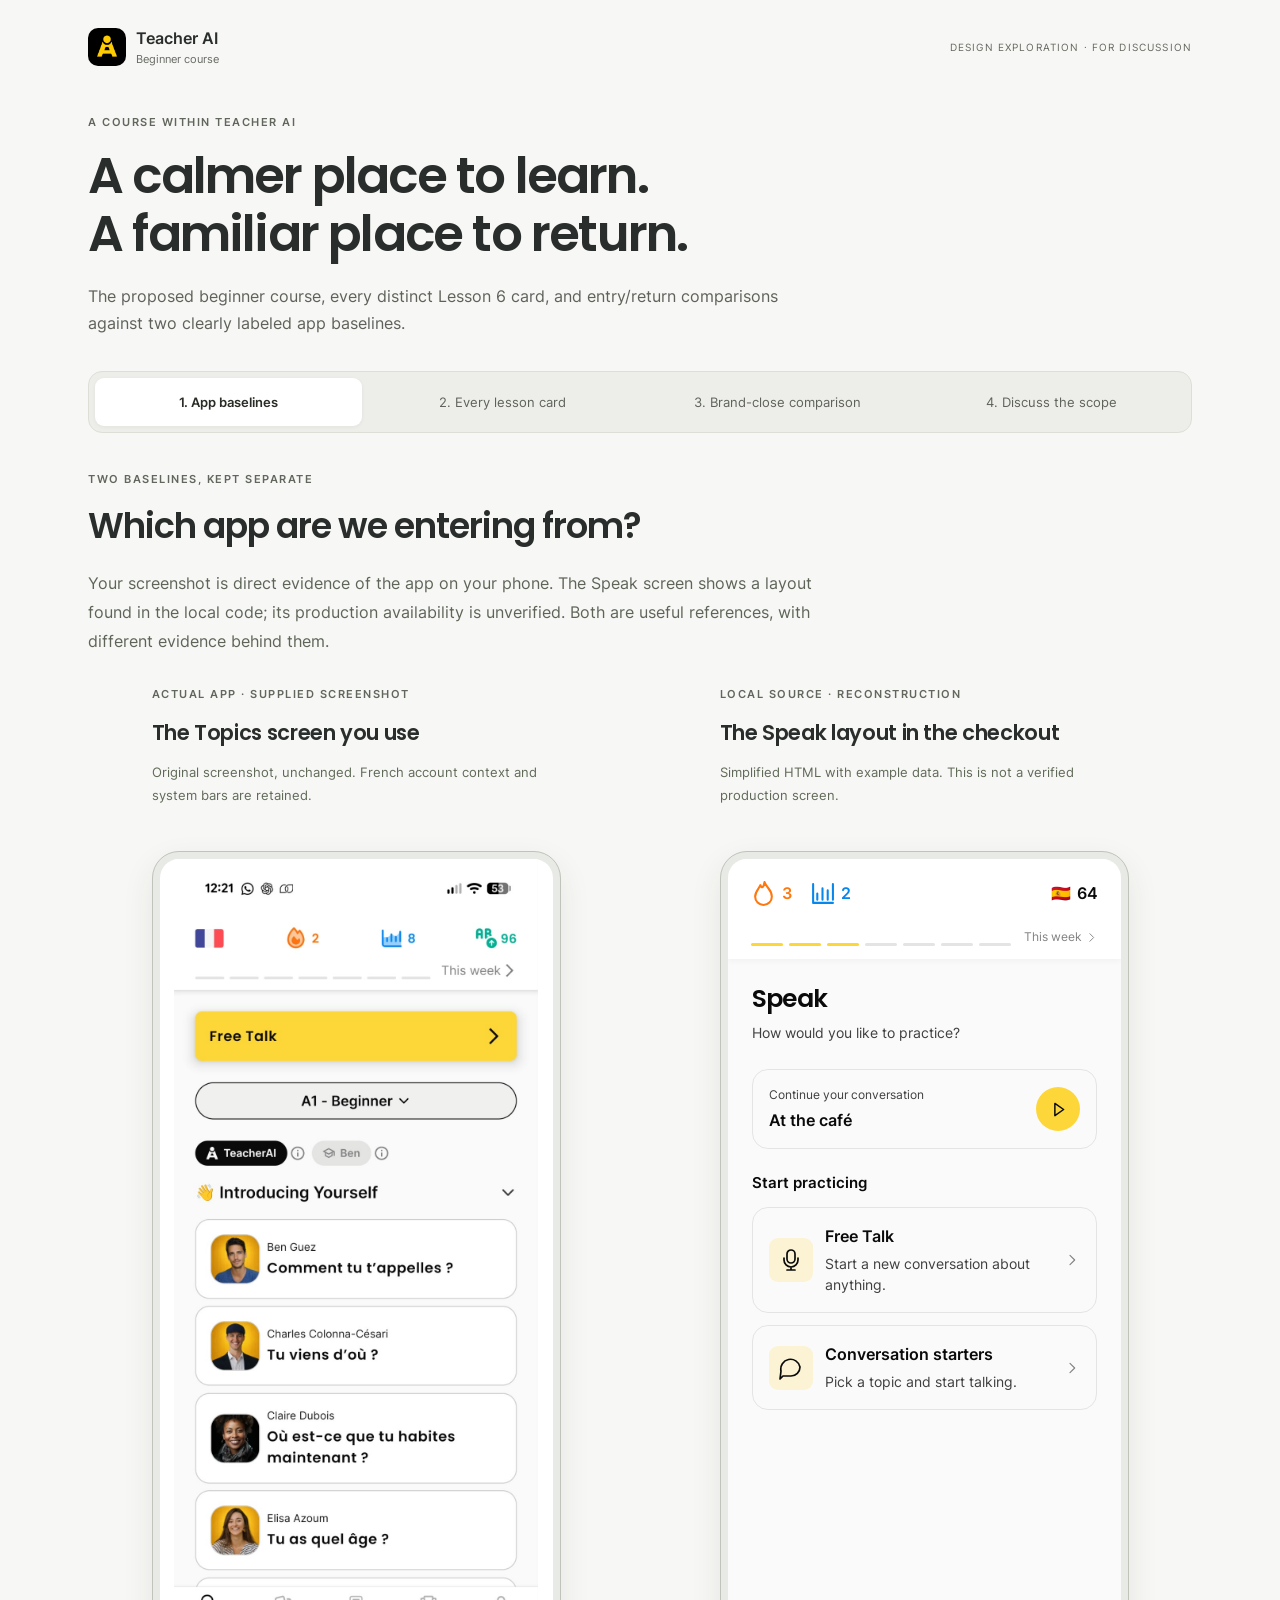
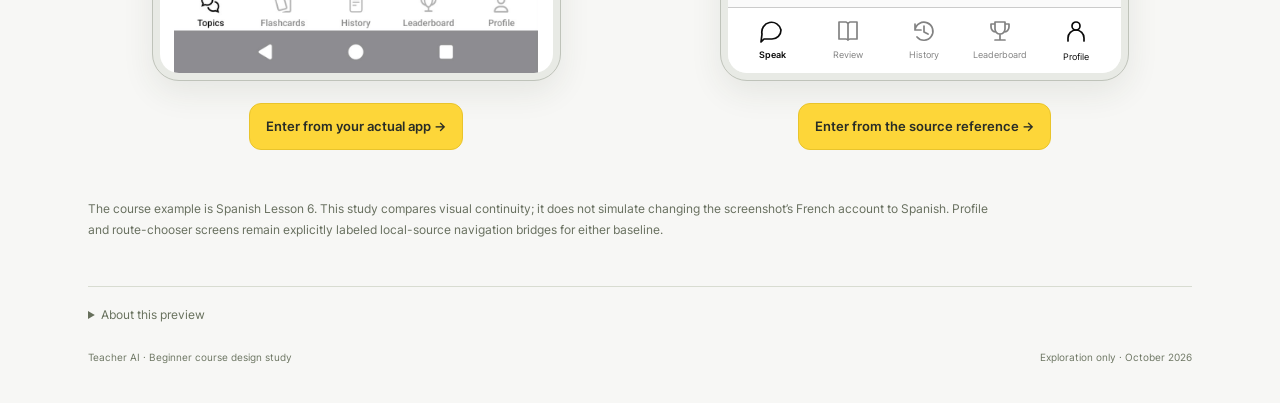
<file: jan-course/index.html>
<!doctype html>
<html lang="en"><head><meta charset="utf-8"><meta name="viewport" content="width=device-width, initial-scale=1"><title>A course within Teacher AI · Design exploration</title><link rel="stylesheet" href="jan-frames.css?v=linen-20261019"><link rel="stylesheet" href="jan-course.css?v=linen-20261019"><link rel="stylesheet" href="jan-cards.css?v=linen-20261019"><script src="jan-course.js?v=linen-20261019" defer=""></script></head><body data-mode="walkthrough"><main>
<header class="presentation-header"><a class="wordmark" href="?step=home" aria-label="Restart presentation"><img src="jan-assets/app-icon.png" alt="Teacher AI"><span>Teacher AI<span class="wordmark-sub">Beginner course</span></span></a><span class="exploration-label">DESIGN EXPLORATION · FOR DISCUSSION</span></header>
<div class="opening"><p class="overline">A course within Teacher AI</p><h1>A calmer place to learn.<br>A familiar place to return.</h1><p class="lede">The proposed beginner course, every distinct Lesson 6 card, and entry/return comparisons against two clearly labeled app baselines.</p></div>
<nav class="mode-tabs" aria-label="Presentation sections"><button type="button" data-mode-button="baselines">1. App baselines</button><button type="button" data-mode-button="walkthrough">2. Every lesson card</button><button type="button" data-mode-button="compare">3. Brand-close comparison</button><button type="button" data-mode-button="discussion">4. Discuss the scope</button></nav><section id="baselines" hidden=""><div class="section-intro"><p class="overline">Two baselines, kept separate</p><h2>Which app are we entering from?</h2><p>Your screenshot is direct evidence of the app on your phone. The Speak screen shows a layout found in the local code; its production availability is unverified. Both are useful references, with different evidence behind them.</p></div><div class="baseline-grid"><article><div class="baseline-heading"><p class="overline">Actual app · supplied screenshot</p><h3>The Topics screen you use</h3><p>Original screenshot, unchanged. French account context and system bars are retained.</p></div><div class="device-shell"><div class="installed-device"><div class="phone"><img class="installed-screen" src="jan-assets/installed-topics.png" alt="Actual Topics screen supplied by Adrià, including its yellow Free Talk button, topic list and navigation"></div></div></div><button type="button" class="next-button" data-baseline-start="installed">Enter from your actual app →</button></article><article><div class="baseline-heading"><p class="overline">Local source · reconstruction</p><h3>The Speak layout in the checkout</h3><p>Simplified HTML with example data. This is not a verified production screen.</p></div><div class="device-shell"><div class="app-device skin-current"><div class="phone"><section class="screen screen-home" data-screen="home"><div class="home-header"><div class="home-stats"><span class="flame"><svg class="icon " viewBox="0 0 24 24" aria-hidden="true"><path d="M13 1c2 6 7 7 7 14a8 8 0 0 1-16 0c0-5 4-8 5-11 1 3 3 3 4-3Z"></path></svg><b>3</b></span><span class="level"><svg class="icon " viewBox="0 0 24 24" aria-hidden="true"><path d="M3 3v18h19M7 18v-6m5 6V7m5 11v-9m5 9V3"></path></svg><b>2</b></span><span class="language">🇪🇸 <b>64</b></span></div><div class="weekly"><div class="week-strokes"><i></i><i></i><i></i><i></i><i></i><i></i><i></i></div><span>This week <svg class="icon " viewBox="0 0 24 24" aria-hidden="true"><path d="m9 5 7 7-7 7"></path></svg></span></div></div><div class="phone-scroll home-scroll" data-scroll="home"><h3 class="screen-title">Speak</h3><p class="subtitle">How would you like to practice?</p><div class="practice-card continue-card"><div><small>Continue your conversation</small><strong>At the café</strong></div><span class="yellow-play"><svg class="icon " viewBox="0 0 24 24" aria-hidden="true"><path d="m9 5 10 7-10 7Z"></path></svg></span></div><h4>Start practicing</h4><div class="practice-card"><span class="tile-icon"><svg class="icon " viewBox="0 0 24 24" aria-hidden="true"><rect x="8" y="2" width="8" height="13" rx="4"></rect><path d="M5 10v2a7 7 0 0 0 14 0v-2M12 19v3m-4 0h8"></path></svg></span><div><strong>Free Talk</strong><p>Start a new conversation about anything.</p></div><svg class="icon " viewBox="0 0 24 24" aria-hidden="true"><path d="m9 5 7 7-7 7"></path></svg></div><div class="practice-card"><span class="tile-icon"><svg class="icon " viewBox="0 0 24 24" aria-hidden="true"><path d="M21 11a9 9 0 0 1-9 9H4l-3 3 1-8A9 9 0 1 1 21 11Z"></path></svg></span><div><strong>Conversation starters</strong><p>Pick a topic and start talking.</p></div><svg class="icon " viewBox="0 0 24 24" aria-hidden="true"><path d="m9 5 7 7-7 7"></path></svg></div></div><div class="tab-bar"><span class="active"><svg class="icon " viewBox="0 0 24 24" aria-hidden="true"><path d="M21 11a9 9 0 0 1-9 9H4l-3 3 1-8A9 9 0 1 1 21 11Z"></path></svg><small>Speak</small></span><span class=""><svg class="icon " viewBox="0 0 24 24" aria-hidden="true"><path d="M3 3h7a3 3 0 0 1 2 2 3 3 0 0 1 2-2h7v17h-7a3 3 0 0 0-2 1 3 3 0 0 0-2-1H3ZM12 5v16"></path></svg><small>Review</small></span><span class=""><svg class="icon " viewBox="0 0 24 24" aria-hidden="true"><path d="M3 5v6h6M3 11a9 9 0 1 1 2 7M12 7v6l4 2"></path></svg><small>History</small></span><span class=""><svg class="icon " viewBox="0 0 24 24" aria-hidden="true"><path d="M7 3h10v7a5 5 0 0 1-10 0ZM7 5H3v3a5 5 0 0 0 5 5m9-8h4v3a5 5 0 0 1-5 5M12 15v6m-5 0h10"></path></svg><small>Leaderboard</small></span><button class="" type="button" aria-label="Open Profile" data-goto="1"><svg class="icon " viewBox="0 0 24 24" aria-hidden="true"><circle cx="12" cy="7" r="4"></circle><path d="M4 22v-3a8 8 0 0 1 16 0v3"></path></svg><small>Profile</small></button></div></section></div></div></div><button type="button" class="next-button" data-baseline-start="source">Enter from the source reference →</button></article></div><p class="compare-note">The course example is Spanish Lesson 6. This study compares visual continuity; it does not simulate changing the screenshot’s French account to Spanish. Profile and route-chooser screens remain explicitly labeled local-source navigation bridges for either baseline.</p></section>
<section id="walkthrough" aria-label="Course walkthrough"><div class="baseline-controls"><span>Entry / return baseline</span><div><button type="button" data-baseline="installed" aria-pressed="true">Actual app screenshot</button><button type="button" data-baseline="source" aria-pressed="false">Local-source Speak</button></div><button type="button" class="text-button" data-mode-button="baselines">See both baselines</button></div><nav class="chapter-nav section-jumps" aria-label="Preview steps"><button type="button" data-goto="0">Entry</button><button type="button" data-goto="3">Learn</button><button type="button" data-goto="10">Practice</button><button type="button" data-goto="18">Finish</button><button type="button" data-goto="20">Return</button></nav><label class="step-picker-label">Card / transition <select id="step-picker"><option value="0">1. Start · Entry</option><option value="1">2. Profile · Entry</option><option value="2">3. Route chooser · Entry</option><option value="3">4. New brick · Learn</option><option value="4">5. Lucas Tip · Learn</option><option value="5">6. Stress guide · Learn</option><option value="6">7. Listen &amp; repeat · Learn</option><option value="7">8. Translate · Learn</option><option value="8">9. Pattern · Learn</option><option value="9">10. z / c sounds · Learn</option><option value="10">11. Answer Inés · Practice</option><option value="11">12. Quick check · Practice</option><option value="12">13. Listen &amp; choose · Practice</option><option value="13">14. Sound contrast · Practice</option><option value="14">15. Choose meaning · Practice</option><option value="15">16. Build a sentence · Practice</option><option value="16">17. Ask Inés · Practice</option><option value="17">18. Roleplay · Practice</option><option value="18">19. Science break · Finish</option><option value="19">20. Completion · Finish</option><option value="20">21. Return route · Return</option><option value="21">22. Back to app · Return</option></select><span id="step-count"></span></label>
<div class="walk-layout"><aside class="story"><p class="overline" id="step-tag"></p><h2 id="step-title" tabindex="-1"></h2><p id="step-text"></p><p class="story-detail" id="step-detail"></p><div class="continuity"><span class="continuity-label">THE THREAD THROUGH IT ALL</span><div><i class="yellow-dot"></i>TAI yellow <span>·</span> Familiar type <span>·</span> Original people &amp; imagery</div></div><div class="story-controls"><button type="button" id="previous" class="quiet-button">← Back</button><button type="button" id="next" class="next-button"></button></div><p class="keyboard-note">Use ← → to move through the preview. Scroll inside a screen to read more.</p></aside><div class="screen-stage"><p class="route-caption" id="route-caption" aria-live="polite"></p><div class="treatment-controls" role="group" aria-label="Lesson card treatment"><span>Lesson card treatment</span><div><button type="button" data-treatment="linen" aria-pressed="true">Linen · Indigo &amp; Linen</button><button type="button" data-treatment="brand" aria-pressed="false">Brand-close</button></div><p id="treatment-note"></p></div><div id="card-state-controls" class="card-state-controls" aria-label="Card visual state" hidden=""></div><div class="device-shell" id="walk-device"><div class="step-frame" data-step="home" data-stage="app"><div data-baseline-version="installed"><div class="installed-device"><div class="phone"><img class="installed-screen" src="jan-assets/installed-topics.png" alt="Actual Topics screen supplied by Adrià, including its yellow Free Talk button, topic list and navigation"></div></div></div><div data-baseline-version="source" hidden=""><div class="app-device skin-current"><div class="phone"><section class="screen screen-home" data-screen="home"><div class="home-header"><div class="home-stats"><span class="flame"><svg class="icon " viewBox="0 0 24 24" aria-hidden="true"><path d="M13 1c2 6 7 7 7 14a8 8 0 0 1-16 0c0-5 4-8 5-11 1 3 3 3 4-3Z"></path></svg><b>3</b></span><span class="level"><svg class="icon " viewBox="0 0 24 24" aria-hidden="true"><path d="M3 3v18h19M7 18v-6m5 6V7m5 11v-9m5 9V3"></path></svg><b>2</b></span><span class="language">🇪🇸 <b>64</b></span></div><div class="weekly"><div class="week-strokes"><i></i><i></i><i></i><i></i><i></i><i></i><i></i></div><span>This week <svg class="icon " viewBox="0 0 24 24" aria-hidden="true"><path d="m9 5 7 7-7 7"></path></svg></span></div></div><div class="phone-scroll home-scroll" data-scroll="home"><h3 class="screen-title">Speak</h3><p class="subtitle">How would you like to practice?</p><div class="practice-card continue-card"><div><small>Continue your conversation</small><strong>At the café</strong></div><span class="yellow-play"><svg class="icon " viewBox="0 0 24 24" aria-hidden="true"><path d="m9 5 10 7-10 7Z"></path></svg></span></div><h4>Start practicing</h4><div class="practice-card"><span class="tile-icon"><svg class="icon " viewBox="0 0 24 24" aria-hidden="true"><rect x="8" y="2" width="8" height="13" rx="4"></rect><path d="M5 10v2a7 7 0 0 0 14 0v-2M12 19v3m-4 0h8"></path></svg></span><div><strong>Free Talk</strong><p>Start a new conversation about anything.</p></div><svg class="icon " viewBox="0 0 24 24" aria-hidden="true"><path d="m9 5 7 7-7 7"></path></svg></div><div class="practice-card"><span class="tile-icon"><svg class="icon " viewBox="0 0 24 24" aria-hidden="true"><path d="M21 11a9 9 0 0 1-9 9H4l-3 3 1-8A9 9 0 1 1 21 11Z"></path></svg></span><div><strong>Conversation starters</strong><p>Pick a topic and start talking.</p></div><svg class="icon " viewBox="0 0 24 24" aria-hidden="true"><path d="m9 5 7 7-7 7"></path></svg></div></div><div class="tab-bar"><span class="active"><svg class="icon " viewBox="0 0 24 24" aria-hidden="true"><path d="M21 11a9 9 0 0 1-9 9H4l-3 3 1-8A9 9 0 1 1 21 11Z"></path></svg><small>Speak</small></span><span class=""><svg class="icon " viewBox="0 0 24 24" aria-hidden="true"><path d="M3 3h7a3 3 0 0 1 2 2 3 3 0 0 1 2-2h7v17h-7a3 3 0 0 0-2 1 3 3 0 0 0-2-1H3ZM12 5v16"></path></svg><small>Review</small></span><span class=""><svg class="icon " viewBox="0 0 24 24" aria-hidden="true"><path d="M3 5v6h6M3 11a9 9 0 1 1 2 7M12 7v6l4 2"></path></svg><small>History</small></span><span class=""><svg class="icon " viewBox="0 0 24 24" aria-hidden="true"><path d="M7 3h10v7a5 5 0 0 1-10 0ZM7 5H3v3a5 5 0 0 0 5 5m9-8h4v3a5 5 0 0 1-5 5M12 15v6m-5 0h10"></path></svg><small>Leaderboard</small></span><button class="" type="button" aria-label="Open Profile" data-goto="1"><svg class="icon " viewBox="0 0 24 24" aria-hidden="true"><circle cx="12" cy="7" r="4"></circle><path d="M4 22v-3a8 8 0 0 1 16 0v3"></path></svg><small>Profile</small></button></div></section></div></div></div></div><div class="step-frame" data-step="profile" data-stage="app" hidden=""><div class="app-device skin-current"><div class="phone"><section class="screen screen-settings" data-screen="settings"><div class="settings-state" data-settings-state="profile"><div class="profile-top"><span>Log out</span></div><div class="phone-scroll profile-scroll" data-scroll="settings"><div class="profile-identity"><img src="jan-assets/app-icon.png" alt="Teacher AI app icon"><h3>Demo Learner</h3><p>Spanish learner</p></div><div class="profile-language"><svg class="icon " viewBox="0 0 24 24" aria-hidden="true"><circle cx="12" cy="12" r="10"></circle><ellipse cx="12" cy="12" rx="5" ry="10"></ellipse><path d="M2 12h20"></path></svg><div><strong>My languages</strong><small>Spanish</small></div><svg class="icon " viewBox="0 0 24 24" aria-hidden="true"><path d="m9 5 7 7-7 7"></path></svg></div><button type="button" class="route-trigger" data-next="" aria-label="Switch between the course and practice"><svg class="icon" viewBox="0 0 24 24" aria-hidden="true"><path d="M3 3v18h18M7 17v-5m5 5V8m5 9V4"></path></svg><span><strong>Speaking practice</strong><small>Level A2 and above</small></span><svg class="icon" viewBox="0 0 24 24" aria-hidden="true"><path d="m7 10 5 5 5-5"></path></svg></button><div class="progress-section"><div class="list-label">YOUR PROGRESS</div><div class="progress-card"><div class="progress-heading"><strong>Words activated</strong><small>This week</small></div><div class="word-number">24</div><div class="bar-chart"><div class="bar-day bar-0"><span class="bar bar-height-22"></span><small>M</small></div><div class="bar-day bar-1"><span class="bar bar-height-45"></span><small>T</small></div><div class="bar-day bar-2"><span class="bar bar-height-31"></span><small>W</small></div><div class="bar-day bar-3"><span class="bar bar-height-68"></span><small>T</small></div><div class="bar-day bar-4"><span class="bar bar-height-53"></span><small>F</small></div><div class="bar-day bar-5"><span class="bar bar-height-40"></span><small>S</small></div><div class="bar-day bar-6"><span class="bar bar-height-0"></span><small>S</small></div></div><div class="streak-summary"><svg class="icon " viewBox="0 0 24 24" aria-hidden="true"><path d="M13 1c2 6 7 7 7 14a8 8 0 0 1-16 0c0-5 4-8 5-11 1 3 3 3 4-3Z"></path></svg><b>3</b><small>day streak</small></div><div class="mini-stats"><div><b>64</b><small>Active words</small></div><div><b>18</b><small>Practice minutes</small></div></div><p class="next-level">36 words to next level</p><div class="level-track"><i></i></div><div class="level-range"><span>Level 2</span><span>100</span></div></div></div><div class="settings-menu"><div class="setting-row"><svg class="icon " viewBox="0 0 24 24" aria-hidden="true"><circle cx="12" cy="7" r="4"></circle><path d="M4 22v-3a8 8 0 0 1 16 0v3"></path></svg><span>Update your name</span><svg class="icon " viewBox="0 0 24 24" aria-hidden="true"><path d="m9 5 7 7-7 7"></path></svg></div><div class="setting-row"><svg class="icon " viewBox="0 0 24 24" aria-hidden="true"><circle cx="12" cy="12" r="10"></circle><ellipse cx="12" cy="12" rx="5" ry="10"></ellipse><path d="M2 12h20"></path></svg><span>Display language</span><svg class="icon " viewBox="0 0 24 24" aria-hidden="true"><path d="m9 5 7 7-7 7"></path></svg></div><div class="setting-row"><svg class="icon " viewBox="0 0 24 24" aria-hidden="true"><path d="M5 17V9a7 7 0 0 1 14 0v8l3 2H2Zm5 5h4"></path></svg><span>Notifications &amp; vibration</span><svg class="icon " viewBox="0 0 24 24" aria-hidden="true"><path d="m9 5 7 7-7 7"></path></svg></div><div class="setting-row"><svg class="icon " viewBox="0 0 24 24" aria-hidden="true"><rect x="2" y="4" width="20" height="16" rx="3"></rect><circle cx="8" cy="10" r="2"></circle><path d="M4 17a4 4 0 0 1 8 0m2-9h5m-5 4h5"></path></svg><span>Account Details</span><svg class="icon " viewBox="0 0 24 24" aria-hidden="true"><path d="m9 5 7 7-7 7"></path></svg></div><div class="setting-row"><svg class="icon " viewBox="0 0 24 24" aria-hidden="true"><circle cx="12" cy="12" r="10"></circle><path d="M9 8a3 3 0 1 1 4 3l-1 2m0 4h.1"></path></svg><span>Help</span><svg class="icon " viewBox="0 0 24 24" aria-hidden="true"><path d="m9 5 7 7-7 7"></path></svg></div></div><p class="app-version">Teacher AI · Preview</p></div><div class="tab-bar"><span class=""><svg class="icon " viewBox="0 0 24 24" aria-hidden="true"><path d="M21 11a9 9 0 0 1-9 9H4l-3 3 1-8A9 9 0 1 1 21 11Z"></path></svg><small>Speak</small></span><span class=""><svg class="icon " viewBox="0 0 24 24" aria-hidden="true"><path d="M3 3h7a3 3 0 0 1 2 2 3 3 0 0 1 2-2h7v17h-7a3 3 0 0 0-2 1 3 3 0 0 0-2-1H3ZM12 5v16"></path></svg><small>Review</small></span><span class=""><svg class="icon " viewBox="0 0 24 24" aria-hidden="true"><path d="M3 5v6h6M3 11a9 9 0 1 1 2 7M12 7v6l4 2"></path></svg><small>History</small></span><span class=""><svg class="icon " viewBox="0 0 24 24" aria-hidden="true"><path d="M7 3h10v7a5 5 0 0 1-10 0ZM7 5H3v3a5 5 0 0 0 5 5m9-8h4v3a5 5 0 0 1-5 5M12 15v6m-5 0h10"></path></svg><small>Leaderboard</small></span><span class="active"><svg class="icon " viewBox="0 0 24 24" aria-hidden="true"><circle cx="12" cy="7" r="4"></circle><path d="M4 22v-3a8 8 0 0 1 16 0v3"></path></svg><small>Profile</small></span></div></div></section></div></div></div><div class="step-frame" data-step="enter" data-stage="entry" hidden=""><div class="app-device skin-current"><div class="phone"><section class="screen screen-settings" data-screen="settings"><div class="settings-state" data-settings-state="profile"><div class="profile-top"><span>Log out</span></div><div class="phone-scroll profile-scroll" data-scroll="settings"><div class="profile-identity"><img src="jan-assets/app-icon.png" alt="Teacher AI app icon"><h3>Demo Learner</h3><p>Spanish learner</p></div><div class="profile-language"><svg class="icon " viewBox="0 0 24 24" aria-hidden="true"><circle cx="12" cy="12" r="10"></circle><ellipse cx="12" cy="12" rx="5" ry="10"></ellipse><path d="M2 12h20"></path></svg><div><strong>My languages</strong><small>Spanish</small></div><svg class="icon " viewBox="0 0 24 24" aria-hidden="true"><path d="m9 5 7 7-7 7"></path></svg></div><button type="button" class="route-trigger" data-next="" aria-label="Switch between the course and practice"><svg class="icon" viewBox="0 0 24 24" aria-hidden="true"><path d="M3 3v18h18M7 17v-5m5 5V8m5 9V4"></path></svg><span><strong>Speaking practice</strong><small>Level A2 and above</small></span><svg class="icon" viewBox="0 0 24 24" aria-hidden="true"><path d="m7 10 5 5 5-5"></path></svg></button><div class="progress-section"><div class="list-label">YOUR PROGRESS</div><div class="progress-card"><div class="progress-heading"><strong>Words activated</strong><small>This week</small></div><div class="word-number">24</div><div class="bar-chart"><div class="bar-day bar-0"><span class="bar bar-height-22"></span><small>M</small></div><div class="bar-day bar-1"><span class="bar bar-height-45"></span><small>T</small></div><div class="bar-day bar-2"><span class="bar bar-height-31"></span><small>W</small></div><div class="bar-day bar-3"><span class="bar bar-height-68"></span><small>T</small></div><div class="bar-day bar-4"><span class="bar bar-height-53"></span><small>F</small></div><div class="bar-day bar-5"><span class="bar bar-height-40"></span><small>S</small></div><div class="bar-day bar-6"><span class="bar bar-height-0"></span><small>S</small></div></div><div class="streak-summary"><svg class="icon " viewBox="0 0 24 24" aria-hidden="true"><path d="M13 1c2 6 7 7 7 14a8 8 0 0 1-16 0c0-5 4-8 5-11 1 3 3 3 4-3Z"></path></svg><b>3</b><small>day streak</small></div><div class="mini-stats"><div><b>64</b><small>Active words</small></div><div><b>18</b><small>Practice minutes</small></div></div><p class="next-level">36 words to next level</p><div class="level-track"><i></i></div><div class="level-range"><span>Level 2</span><span>100</span></div></div></div><div class="settings-menu"><div class="setting-row"><svg class="icon " viewBox="0 0 24 24" aria-hidden="true"><circle cx="12" cy="7" r="4"></circle><path d="M4 22v-3a8 8 0 0 1 16 0v3"></path></svg><span>Update your name</span><svg class="icon " viewBox="0 0 24 24" aria-hidden="true"><path d="m9 5 7 7-7 7"></path></svg></div><div class="setting-row"><svg class="icon " viewBox="0 0 24 24" aria-hidden="true"><circle cx="12" cy="12" r="10"></circle><ellipse cx="12" cy="12" rx="5" ry="10"></ellipse><path d="M2 12h20"></path></svg><span>Display language</span><svg class="icon " viewBox="0 0 24 24" aria-hidden="true"><path d="m9 5 7 7-7 7"></path></svg></div><div class="setting-row"><svg class="icon " viewBox="0 0 24 24" aria-hidden="true"><path d="M5 17V9a7 7 0 0 1 14 0v8l3 2H2Zm5 5h4"></path></svg><span>Notifications &amp; vibration</span><svg class="icon " viewBox="0 0 24 24" aria-hidden="true"><path d="m9 5 7 7-7 7"></path></svg></div><div class="setting-row"><svg class="icon " viewBox="0 0 24 24" aria-hidden="true"><rect x="2" y="4" width="20" height="16" rx="3"></rect><circle cx="8" cy="10" r="2"></circle><path d="M4 17a4 4 0 0 1 8 0m2-9h5m-5 4h5"></path></svg><span>Account Details</span><svg class="icon " viewBox="0 0 24 24" aria-hidden="true"><path d="m9 5 7 7-7 7"></path></svg></div><div class="setting-row"><svg class="icon " viewBox="0 0 24 24" aria-hidden="true"><circle cx="12" cy="12" r="10"></circle><path d="M9 8a3 3 0 1 1 4 3l-1 2m0 4h.1"></path></svg><span>Help</span><svg class="icon " viewBox="0 0 24 24" aria-hidden="true"><path d="m9 5 7 7-7 7"></path></svg></div></div><p class="app-version">Teacher AI · Preview</p></div><div class="tab-bar"><span class=""><svg class="icon " viewBox="0 0 24 24" aria-hidden="true"><path d="M21 11a9 9 0 0 1-9 9H4l-3 3 1-8A9 9 0 1 1 21 11Z"></path></svg><small>Speak</small></span><span class=""><svg class="icon " viewBox="0 0 24 24" aria-hidden="true"><path d="M3 3h7a3 3 0 0 1 2 2 3 3 0 0 1 2-2h7v17h-7a3 3 0 0 0-2 1 3 3 0 0 0-2-1H3ZM12 5v16"></path></svg><small>Review</small></span><span class=""><svg class="icon " viewBox="0 0 24 24" aria-hidden="true"><path d="M3 5v6h6M3 11a9 9 0 1 1 2 7M12 7v6l4 2"></path></svg><small>History</small></span><span class=""><svg class="icon " viewBox="0 0 24 24" aria-hidden="true"><path d="M7 3h10v7a5 5 0 0 1-10 0ZM7 5H3v3a5 5 0 0 0 5 5m9-8h4v3a5 5 0 0 1-5 5M12 15v6m-5 0h10"></path></svg><small>Leaderboard</small></span><span class="active"><svg class="icon " viewBox="0 0 24 24" aria-hidden="true"><circle cx="12" cy="7" r="4"></circle><path d="M4 22v-3a8 8 0 0 1 16 0v3"></path></svg><small>Profile</small></span></div></div></section><div class="route-overlay"><div class="route-dialog" role="group" aria-label="Choose how to learn"><button type="button" class="route-option " data-next=""><svg class="icon" viewBox="0 0 24 24" aria-hidden="true"><rect x="3" y="6" width="18" height="14" rx="2"></rect><path d="M7 6V3h4v3m3 0V3h4v3M3 13h18m-9 0v7"></path></svg><span><strong>Beginner track</strong><small>A guided course from zero. Best if you're just starting out.</small></span></button><button type="button" class="route-option chosen" data-route-stay=""><svg class="icon" viewBox="0 0 24 24" aria-hidden="true"><path d="M3 3v18h18M7 17v-5m5 5V8m5 9V4"></path></svg><span><strong>Speaking practice ✓</strong><small>Free conversation and exercises. Works best for level A2 and above.</small></span></button></div></div></div></div></div><div class="step-frame" data-step="brick" data-stage="course" hidden=""><div class="course-device palette-linen" data-brand="false"><div class="phone"><section class="page page-brick" data-page="brick" aria-label="New brick"><div class="lesson-header"><div class="header-copy"><div class="lesson-title"><button class="close" type="button" aria-label="Close the lesson preview and show the return transition" data-goto="20">×</button><b>Lesson 6</b></div><div class="counters"><span><svg class="brick-icon" viewBox="0 0 30 24" aria-hidden="true"><rect x="2" y="9" width="26" height="14" rx="4"></rect><rect x="6" y="3" width="6" height="9" rx="1"></rect><rect x="18" y="3" width="6" height="9" rx="1"></rect></svg>7 bricks</span><span><svg class="sentence-icon" viewBox="0 0 30 26" aria-hidden="true"><rect x="3" y="2" width="10" height="8" rx="1"></rect><rect x="17" y="2" width="10" height="8" rx="1"></rect><rect x="1" y="14" width="10" height="8" rx="1"></rect><rect x="15" y="14" width="10" height="8" rx="1"></rect></svg>3 sentences</span></div></div><img class="lucas" src="jan-assets/lucas.jpg" alt="Lucas"></div><div class="lesson-progress"><i></i></div><div class="page-content"><div class="kicker brick-kicker">MEET A BRICK</div><div class="white-box new-brick"><img src="jan-assets/16.png" alt="A woman with a coffee at a café"><div class="brick-word"><div><h3>un café</h3><p>a coffee</p></div><span class="replay"><svg viewBox="0 0 24 24" aria-hidden="true"><path d="m9 6 9 6-9 6Z"></path></svg></span></div></div><p class="instruction brick-instruction">Listen, then say it aloud.</p></div><div class="lesson-footer"><button class="primary-action" type="button" aria-label="Continue the preview" data-next="">Continue</button><button class="back" type="button" aria-label="Previous preview screen" data-prev="">‹ &nbsp; Back</button></div></section></div></div></div><div class="step-frame" data-step="tip" data-stage="course" hidden=""><div class="course-device palette-linen" data-brand="false"><div class="phone"><section class="page page-tip" data-page="tip" aria-label="Pearl · Lucas Tip"><div class="lesson-header"><div class="header-copy"><div class="lesson-title"><button class="close" type="button" aria-label="Close the lesson preview and show the return transition" data-goto="20">×</button><b>Lesson 6</b></div><div class="counters"><span><svg class="brick-icon" viewBox="0 0 30 24" aria-hidden="true"><rect x="2" y="9" width="26" height="14" rx="4"></rect><rect x="6" y="3" width="6" height="9" rx="1"></rect><rect x="18" y="3" width="6" height="9" rx="1"></rect></svg>7 bricks</span><span><svg class="sentence-icon" viewBox="0 0 30 26" aria-hidden="true"><rect x="3" y="2" width="10" height="8" rx="1"></rect><rect x="17" y="2" width="10" height="8" rx="1"></rect><rect x="1" y="14" width="10" height="8" rx="1"></rect><rect x="15" y="14" width="10" height="8" rx="1"></rect></svg>3 sentences</span></div></div><img class="lucas" src="jan-assets/lucas.jpg" alt="Lucas"></div><div class="lesson-progress"><i></i></div><div class="page-content"><div class="tip-word"><img src="jan-assets/16.png" alt="A coffee"><div><strong>un café</strong><span>a coffee</span></div><span class="replay"><svg viewBox="0 0 24 24" aria-hidden="true"><path d="m9 6 9 6-9 6Z"></path></svg></span></div><p class="tip-reading">That’s an easy one. It’s the same word as the English café, and in Spanish it also means the drink. <mark>Un café</mark> is “a coffee.”</p><div class="color-panel pearl tip-extra"><ul class="tip-extra-list"><li><p> <b class="writing-anchor">Coffee</b> and <i lang="es">café</i> are actually the same word: both go back to Arabic <em>qahwa</em>. The accent mark on the <em>é</em> tells you where the stress goes: <b>ca-FÉ</b>.</p></li></ul></div></div><div class="lesson-footer"><button class="primary-action" type="button" aria-label="Continue the preview" data-next="">Continue</button><button class="back" type="button" aria-label="Previous preview screen" data-prev="">‹ &nbsp; Back</button></div></section></div></div></div><div class="step-frame" data-step="stress" data-stage="course" hidden=""><div class="card-state" data-card-state="accent" data-state-label="1 of 3 · Accent"><div class="course-device palette-linen" data-brand="false"><div class="phone"><section class="page page-stress mock-mid" data-page="stress" aria-label="Translation"><div class="lesson-header"><div class="header-copy"><div class="lesson-title"><button class="close" type="button" aria-label="Show the preview return transition" data-goto="20">×</button><b>Lesson 6</b></div><div class="counters"><span><svg class="brick-icon" viewBox="0 0 30 24" aria-hidden="true"><rect x="2" y="9" width="26" height="14" rx="4"></rect><rect x="6" y="3" width="6" height="9" rx="1"></rect><rect x="18" y="3" width="6" height="9" rx="1"></rect></svg>7 bricks</span><span><svg class="sentence-icon" viewBox="0 0 30 26" aria-hidden="true"><rect x="3" y="2" width="10" height="8" rx="1"></rect><rect x="17" y="2" width="10" height="8" rx="1"></rect><rect x="1" y="14" width="10" height="8" rx="1"></rect><rect x="15" y="14" width="10" height="8" rx="1"></rect></svg>3 sentences</span></div></div><img class="lucas" src="jan-assets/lucas.jpg" alt="Lucas"></div><div class="lesson-progress"><i></i></div><div class="page-content translate-content"><div class="color-panel violet"><p class="kicker">LISTEN TO THE SOUNDS</p><p class="large-copy">A written accent marks the syllable that carries the stress.</p><div class="stress-word white-box"><span>ca</span><b>fé</b></div></div></div><div class="lesson-footer quiet-footer"><button type="button" class="pale-action" data-next="">Word endings →</button><button type="button" class="back" data-prev="">‹ Back</button></div></section></div></div></div><div class="card-state" data-card-state="endings" data-state-label="2 of 3 · Endings" hidden=""><div class="course-device palette-linen" data-brand="false"><div class="phone"><section class="page page-stress mock-mid" data-page="stress" aria-label="Translation"><div class="lesson-header"><div class="header-copy"><div class="lesson-title"><button class="close" type="button" aria-label="Show the preview return transition" data-goto="20">×</button><b>Lesson 6</b></div><div class="counters"><span><svg class="brick-icon" viewBox="0 0 30 24" aria-hidden="true"><rect x="2" y="9" width="26" height="14" rx="4"></rect><rect x="6" y="3" width="6" height="9" rx="1"></rect><rect x="18" y="3" width="6" height="9" rx="1"></rect></svg>7 bricks</span><span><svg class="sentence-icon" viewBox="0 0 30 26" aria-hidden="true"><rect x="3" y="2" width="10" height="8" rx="1"></rect><rect x="17" y="2" width="10" height="8" rx="1"></rect><rect x="1" y="14" width="10" height="8" rx="1"></rect><rect x="15" y="14" width="10" height="8" rx="1"></rect></svg>3 sentences</span></div></div><img class="lucas" src="jan-assets/lucas.jpg" alt="Lucas"></div><div class="lesson-progress"><i></i></div><div class="page-content translate-content"><div class="color-panel violet"><p class="kicker">LISTEN TO THE SOUNDS</p><p class="large-copy">A written accent marks the syllable that carries the stress.</p><div class="stress-word white-box"><span>ca</span><b>fé</b></div><p class="panel-note">No written accent? The word ending tells you which syllable to lean on:</p><div class="rule-example white-box"><strong>A · Ends in a vowel, <i>-n</i>, or <i>-s</i></strong><p>Lean on the second-to-last syllable.</p><div class="stress-word"><span>cer</span><b>ve</b><span>za</span></div><small>This is the most common pattern.</small></div><div class="rule-example white-box"><strong>B · Ends in any other consonant</strong><p>Lean on the last syllable.</p><div class="stress-word"><span>ha</span><b>blar</b></div></div></div></div><div class="lesson-footer quiet-footer"><button type="button" class="pale-action" data-next="">Examples →</button><button type="button" class="back" data-prev="">‹ Back</button></div></section></div></div></div><div class="card-state" data-card-state="examples" data-state-label="3 of 3 · Examples" hidden=""><div class="course-device palette-linen" data-brand="false"><div class="phone"><section class="page page-stress mock-mid" data-page="stress" aria-label="Translation"><div class="lesson-header"><div class="header-copy"><div class="lesson-title"><button class="close" type="button" aria-label="Show the preview return transition" data-goto="20">×</button><b>Lesson 6</b></div><div class="counters"><span><svg class="brick-icon" viewBox="0 0 30 24" aria-hidden="true"><rect x="2" y="9" width="26" height="14" rx="4"></rect><rect x="6" y="3" width="6" height="9" rx="1"></rect><rect x="18" y="3" width="6" height="9" rx="1"></rect></svg>7 bricks</span><span><svg class="sentence-icon" viewBox="0 0 30 26" aria-hidden="true"><rect x="3" y="2" width="10" height="8" rx="1"></rect><rect x="17" y="2" width="10" height="8" rx="1"></rect><rect x="1" y="14" width="10" height="8" rx="1"></rect><rect x="15" y="14" width="10" height="8" rx="1"></rect></svg>3 sentences</span></div></div><img class="lucas" src="jan-assets/lucas.jpg" alt="Lucas"></div><div class="lesson-progress"><i></i></div><div class="page-content translate-content"><div class="color-panel violet"><p class="kicker">LISTEN TO THE SOUNDS</p><p class="panel-note">Listen for the stress in these words.</p><div class="sound-example white-box"><span><strong lang="es">café</strong><small>ka-FEH · coffee</small></span><span class="replay " aria-label="Audio control, visual sample"><svg viewBox="0 0 24 24" aria-hidden="true"><path d="m9 5 10 7-10 7Z"></path></svg></span></div><div class="sound-example white-box"><span><strong lang="es">está</strong><small>es-TAH · is</small></span><span class="replay " aria-label="Audio control, visual sample"><svg viewBox="0 0 24 24" aria-hidden="true"><path d="m9 5 10 7-10 7Z"></path></svg></span></div><div class="sound-example white-box"><span><strong lang="es">inglés</strong><small>een-GLES · English</small></span><span class="replay " aria-label="Audio control, visual sample"><svg viewBox="0 0 24 24" aria-hidden="true"><path d="m9 5 10 7-10 7Z"></path></svg></span></div><div class="sound-example white-box"><span><strong lang="es">cerveza</strong><small>ther-BEH-tha · beer</small></span><span class="replay " aria-label="Audio control, visual sample"><svg viewBox="0 0 24 24" aria-hidden="true"><path d="m9 5 10 7-10 7Z"></path></svg></span></div><div class="sound-example white-box"><span><strong lang="es">hablar</strong><small>ah-BLAR · to speak</small></span><span class="replay " aria-label="Audio control, visual sample"><svg viewBox="0 0 24 24" aria-hidden="true"><path d="m9 5 10 7-10 7Z"></path></svg></span></div><div class="sound-example white-box"><span><strong lang="es">difícil</strong><small>dee-FEE-theel · hard</small></span><span class="replay " aria-label="Audio control, visual sample"><svg viewBox="0 0 24 24" aria-hidden="true"><path d="m9 5 10 7-10 7Z"></path></svg></span></div></div></div><div class="lesson-footer quiet-footer"><button type="button" class="pale-action" data-next="">Continue</button><button type="button" class="back" data-prev="">‹ Back</button></div></section></div></div></div></div><div class="step-frame" data-step="teach" data-stage="course" hidden=""><div class="course-device palette-linen" data-brand="false"><div class="phone"><section class="page page-teach mock-mid" data-page="teach" aria-label="Translation"><div class="lesson-header"><div class="header-copy"><div class="lesson-title"><button class="close" type="button" aria-label="Show the preview return transition" data-goto="20">×</button><b>Lesson 6</b></div><div class="counters"><span><svg class="brick-icon" viewBox="0 0 30 24" aria-hidden="true"><rect x="2" y="9" width="26" height="14" rx="4"></rect><rect x="6" y="3" width="6" height="9" rx="1"></rect><rect x="18" y="3" width="6" height="9" rx="1"></rect></svg>7 bricks</span><span><svg class="sentence-icon" viewBox="0 0 30 26" aria-hidden="true"><rect x="3" y="2" width="10" height="8" rx="1"></rect><rect x="17" y="2" width="10" height="8" rx="1"></rect><rect x="1" y="14" width="10" height="8" rx="1"></rect><rect x="15" y="14" width="10" height="8" rx="1"></rect></svg>3 sentences</span></div></div><img class="lucas" src="jan-assets/lucas.jpg" alt="Lucas"></div><div class="lesson-progress"><i></i></div><div class="page-content translate-content"><div class="repeat-card white-box"><div class="activity-identity"><span class="activity-glyph glyph-listen" aria-hidden="true"><svg viewBox="0 0 24 24"><path d="M3 14v-2a9 9 0 0 1 18 0v2M3 13H1v8h5v-8Zm18 0h2v8h-5v-8Z"></path></svg></span><span>Listen and repeat</span></div><h3 lang="es">quiero un café</h3><p>“I want a coffee”</p><span class="replay hero-play" aria-label="Audio control, visual sample"><svg viewBox="0 0 24 24" aria-hidden="true"><path d="m9 5 10 7-10 7Z"></path></svg></span><p class="instruction">Listen, then say it aloud.</p></div><div class="recording-dock"><span class="microphone"><svg viewBox="0 0 24 24" aria-hidden="true"><rect x="8" y="2" width="8" height="13" rx="4"></rect><path d="M5 10v2a7 7 0 0 0 14 0v-2M12 19v3m-4 0h8"></path></svg></span><div class="dock-links"><span>Hint</span><span>Show answer</span></div><div class="type-instead">Type instead</div></div></div><div class="lesson-footer quiet-footer"><button type="button" class="primary-action" data-next="">Continue</button><button type="button" class="back" data-prev="">‹ Back</button></div></section></div></div></div><div class="step-frame" data-step="translate" data-stage="course" hidden=""><div class="card-state" data-card-state="ready" data-state-label="Record"><div class="course-device palette-linen" data-brand="false"><div class="phone"><section class="page page-translate" data-page="translate" aria-label="Translation"><div class="lesson-header"><div class="header-copy"><div class="lesson-title"><button class="close" type="button" aria-label="Close the lesson preview and show the return transition" data-goto="20">×</button><b>Lesson 6</b></div><div class="counters"><span><svg class="brick-icon" viewBox="0 0 30 24" aria-hidden="true"><rect x="2" y="9" width="26" height="14" rx="4"></rect><rect x="6" y="3" width="6" height="9" rx="1"></rect><rect x="18" y="3" width="6" height="9" rx="1"></rect></svg>7 bricks</span><span><svg class="sentence-icon" viewBox="0 0 30 26" aria-hidden="true"><rect x="3" y="2" width="10" height="8" rx="1"></rect><rect x="17" y="2" width="10" height="8" rx="1"></rect><rect x="1" y="14" width="10" height="8" rx="1"></rect><rect x="15" y="14" width="10" height="8" rx="1"></rect></svg>3 sentences</span></div></div><img class="lucas" src="jan-assets/lucas.jpg" alt="Lucas"></div><div class="lesson-progress"><i></i></div><div class="page-content translate-content"><div class="activity">Translate into Spanish</div><p class="instruction">Say it aloud, or type your answer.</p><div class="white-box response"><small>ENGLISH</small><h3>Do you want a coffee?</h3></div><div class="white-box response"><small>YOUR SPANISH</small><span class="answer-line inset-line"></span></div><div class="recording-dock"><span class="microphone"><svg viewBox="0 0 24 24" aria-hidden="true"><rect x="8" y="3" width="8" height="12" rx="4"></rect><path d="M5 10v2a7 7 0 0 0 14 0v-2M12 19v3m-4 0h8"></path></svg></span><div class="dock-links"><span>Hint</span><span>Show answer</span></div><div class="type-instead">⌨ &nbsp; Type instead</div></div></div><div class="lesson-footer quiet-footer"><button class="back" type="button" aria-label="Previous preview screen" data-prev="">‹ &nbsp; Back</button></div></section></div></div></div><div class="card-state" data-card-state="typing" data-state-label="Type" hidden=""><div class="course-device palette-linen" data-brand="false"><div class="phone"><section class="page page-typing mock-mid" data-page="typing" aria-label="Translation"><div class="lesson-header"><div class="header-copy"><div class="lesson-title"><button class="close" type="button" aria-label="Show the preview return transition" data-goto="20">×</button><b>Lesson 6</b></div><div class="counters"><span><svg class="brick-icon" viewBox="0 0 30 24" aria-hidden="true"><rect x="2" y="9" width="26" height="14" rx="4"></rect><rect x="6" y="3" width="6" height="9" rx="1"></rect><rect x="18" y="3" width="6" height="9" rx="1"></rect></svg>7 bricks</span><span><svg class="sentence-icon" viewBox="0 0 30 26" aria-hidden="true"><rect x="3" y="2" width="10" height="8" rx="1"></rect><rect x="17" y="2" width="10" height="8" rx="1"></rect><rect x="1" y="14" width="10" height="8" rx="1"></rect><rect x="15" y="14" width="10" height="8" rx="1"></rect></svg>3 sentences</span></div></div><img class="lucas" src="jan-assets/lucas.jpg" alt="Lucas"></div><div class="lesson-progress"><i></i></div><div class="page-content translate-content"><div class="activity-identity"><span class="activity-glyph glyph-talk" aria-hidden="true"><svg viewBox="0 0 24 24"><path d="M3 3h18v14H11l-6 5v-5H3Z"></path></svg></span><span>Translate a sentence</span></div><p class="instruction">Say it in Spanish.</p><div class="white-box response"><small>IN ENGLISH</small><h3>Do you want a coffee?</h3></div><div class="white-box response typing-response"><small>YOUR SPANISH</small><p lang="es">¿Quieres un café?<span class="mock-caret">|</span></p></div><div class="mock-keyboard" aria-label="Keyboard illustration"><div>q w e r t y u i o p</div><div>a s d f g h j k l ñ</div><div>⇧ z x c v b n m ⌫</div><div>123 &nbsp;&nbsp; espacio &nbsp;&nbsp; ↵</div></div></div><div class="lesson-footer quiet-footer"><button type="button" class="primary-action" data-next="">Check answer</button><button type="button" class="back" data-prev="">‹ Back</button></div></section></div></div></div><div class="card-state" data-card-state="recorded" data-state-label="After recording" hidden=""><div class="course-device palette-linen" data-brand="false"><div class="phone"><section class="page page-translate mock-mid" data-page="translate" aria-label="Translation"><div class="lesson-header"><div class="header-copy"><div class="lesson-title"><button class="close" type="button" aria-label="Show the preview return transition" data-goto="20">×</button><b>Lesson 6</b></div><div class="counters"><span><svg class="brick-icon" viewBox="0 0 30 24" aria-hidden="true"><rect x="2" y="9" width="26" height="14" rx="4"></rect><rect x="6" y="3" width="6" height="9" rx="1"></rect><rect x="18" y="3" width="6" height="9" rx="1"></rect></svg>7 bricks</span><span><svg class="sentence-icon" viewBox="0 0 30 26" aria-hidden="true"><rect x="3" y="2" width="10" height="8" rx="1"></rect><rect x="17" y="2" width="10" height="8" rx="1"></rect><rect x="1" y="14" width="10" height="8" rx="1"></rect><rect x="15" y="14" width="10" height="8" rx="1"></rect></svg>3 sentences</span></div></div><img class="lucas" src="jan-assets/lucas.jpg" alt="Lucas"></div><div class="lesson-progress"><i></i></div><div class="page-content translate-content"><div class="activity-identity"><span class="activity-glyph glyph-talk" aria-hidden="true"><svg viewBox="0 0 24 24"><path d="M3 3h18v14H11l-6 5v-5H3Z"></path></svg></span><span>Translate a sentence</span></div><div class="white-box response"><small>IN ENGLISH</small><h3>Do you want a coffee?</h3></div><div class="white-box response reviewed-response"><small>YOUR SPANISH</small><h3 lang="es">¿Quieres un café?</h3><span class="replay " aria-label="Audio control, visual sample"><svg viewBox="0 0 24 24" aria-hidden="true"><path d="m9 5 10 7-10 7Z"></path></svg></span></div><div class="feedback good"><strong>That’s right.</strong><p>Your recording <span class="tiny-play">▷</span></p></div><div class="retry-action">↻ &nbsp; Try again</div><div class="self-assessment"><p>How did you do?</p><div><span class="pale-action">Review later</span><span class="primary-action">I got it right</span></div></div></div><div class="lesson-footer quiet-footer"><button type="button" class="primary-action" data-next="">Continue</button><button type="button" class="back" data-prev="">‹ Back</button></div></section></div></div></div><div class="card-state" data-card-state="reveal" data-state-label="Show answer" hidden=""><div class="course-device palette-linen" data-brand="false"><div class="phone"><section class="page page-translate mock-mid" data-page="translate" aria-label="Translation"><div class="lesson-header"><div class="header-copy"><div class="lesson-title"><button class="close" type="button" aria-label="Show the preview return transition" data-goto="20">×</button><b>Lesson 6</b></div><div class="counters"><span><svg class="brick-icon" viewBox="0 0 30 24" aria-hidden="true"><rect x="2" y="9" width="26" height="14" rx="4"></rect><rect x="6" y="3" width="6" height="9" rx="1"></rect><rect x="18" y="3" width="6" height="9" rx="1"></rect></svg>7 bricks</span><span><svg class="sentence-icon" viewBox="0 0 30 26" aria-hidden="true"><rect x="3" y="2" width="10" height="8" rx="1"></rect><rect x="17" y="2" width="10" height="8" rx="1"></rect><rect x="1" y="14" width="10" height="8" rx="1"></rect><rect x="15" y="14" width="10" height="8" rx="1"></rect></svg>3 sentences</span></div></div><img class="lucas" src="jan-assets/lucas.jpg" alt="Lucas"></div><div class="lesson-progress"><i></i></div><div class="page-content translate-content"><div class="activity-identity"><span class="activity-glyph glyph-talk" aria-hidden="true"><svg viewBox="0 0 24 24"><path d="M3 3h18v14H11l-6 5v-5H3Z"></path></svg></span><span>Translate a sentence</span></div><div class="white-box response"><small>IN ENGLISH</small><h3>Do you want a coffee?</h3></div><div class="white-box response reviewed-response"><small>ONE WAY TO SAY IT</small><h3 lang="es">¿Quieres un café?</h3><span class="replay " aria-label="Audio control, visual sample"><svg viewBox="0 0 24 24" aria-hidden="true"><path d="m9 5 10 7-10 7Z"></path></svg></span></div><div class="retry-action">↻ &nbsp; Try again</div><div class="self-assessment"><p>How did you do?</p><div><span class="pale-action">Review later</span><span class="primary-action">I got it right</span></div></div></div><div class="lesson-footer quiet-footer"><button type="button" class="primary-action" data-next="">Continue</button><button type="button" class="back" data-prev="">‹ Back</button></div></section></div></div></div></div><div class="step-frame" data-step="pattern" data-stage="course" hidden=""><div class="card-state" data-card-state="examples" data-state-label="1 of 2 · Examples"><div class="course-device palette-linen" data-brand="false"><div class="phone"><section class="page page-pattern mock-mid" data-page="pattern" aria-label="Translation"><div class="lesson-header"><div class="header-copy"><div class="lesson-title"><button class="close" type="button" aria-label="Show the preview return transition" data-goto="20">×</button><b>Lesson 6</b></div><div class="counters"><span><svg class="brick-icon" viewBox="0 0 30 24" aria-hidden="true"><rect x="2" y="9" width="26" height="14" rx="4"></rect><rect x="6" y="3" width="6" height="9" rx="1"></rect><rect x="18" y="3" width="6" height="9" rx="1"></rect></svg>7 bricks</span><span><svg class="sentence-icon" viewBox="0 0 30 26" aria-hidden="true"><rect x="3" y="2" width="10" height="8" rx="1"></rect><rect x="17" y="2" width="10" height="8" rx="1"></rect><rect x="1" y="14" width="10" height="8" rx="1"></rect><rect x="15" y="14" width="10" height="8" rx="1"></rect></svg>3 sentences</span></div></div><img class="lucas" src="jan-assets/lucas.jpg" alt="Lucas"></div><div class="lesson-progress"><i></i></div><div class="page-content translate-content"><div class="color-panel violet"><p class="kicker">PATTERN</p><p class="large-copy">In Spanish, there are two ways to say “a”:</p><div class="example white-box"><div><strong lang="es"><b>un</b> café</strong><span>un + a masculine noun</span></div><span class="replay " aria-label="Audio control, visual sample"><svg viewBox="0 0 24 24" aria-hidden="true"><path d="m9 5 10 7-10 7Z"></path></svg></span></div><div class="example white-box"><div><strong lang="es"><b>una</b> cerveza</strong><span>una + a feminine noun</span></div><span class="replay " aria-label="Audio control, visual sample"><svg viewBox="0 0 24 24" aria-hidden="true"><path d="m9 5 10 7-10 7Z"></path></svg></span></div><p class="panel-note"><i>Un café</i> is “a coffee”; <i>una cerveza</i> is “a beer.”</p></div></div><div class="lesson-footer quiet-footer"><button type="button" class="pale-action" data-next="">More →</button><button type="button" class="back" data-prev="">‹ Back</button></div></section></div></div></div><div class="card-state" data-card-state="explanation" data-state-label="2 of 2 · Explanation" hidden=""><div class="course-device palette-linen" data-brand="false"><div class="phone"><section class="page page-pattern mock-mid" data-page="pattern" aria-label="Translation"><div class="lesson-header"><div class="header-copy"><div class="lesson-title"><button class="close" type="button" aria-label="Show the preview return transition" data-goto="20">×</button><b>Lesson 6</b></div><div class="counters"><span><svg class="brick-icon" viewBox="0 0 30 24" aria-hidden="true"><rect x="2" y="9" width="26" height="14" rx="4"></rect><rect x="6" y="3" width="6" height="9" rx="1"></rect><rect x="18" y="3" width="6" height="9" rx="1"></rect></svg>7 bricks</span><span><svg class="sentence-icon" viewBox="0 0 30 26" aria-hidden="true"><rect x="3" y="2" width="10" height="8" rx="1"></rect><rect x="17" y="2" width="10" height="8" rx="1"></rect><rect x="1" y="14" width="10" height="8" rx="1"></rect><rect x="15" y="14" width="10" height="8" rx="1"></rect></svg>3 sentences</span></div></div><img class="lucas" src="jan-assets/lucas.jpg" alt="Lucas"></div><div class="lesson-progress"><i></i></div><div class="page-content translate-content"><div class="color-panel violet"><p class="kicker">PATTERN</p><p class="large-copy">In Spanish, there are two ways to say “a”:</p><div class="example white-box"><div><strong lang="es"><b>un</b> café</strong><span>un + a masculine noun</span></div><span class="replay " aria-label="Audio control, visual sample"><svg viewBox="0 0 24 24" aria-hidden="true"><path d="m9 5 10 7-10 7Z"></path></svg></span></div><div class="example white-box"><div><strong lang="es"><b>una</b> cerveza</strong><span>una + a feminine noun</span></div><span class="replay " aria-label="Audio control, visual sample"><svg viewBox="0 0 24 24" aria-hidden="true"><path d="m9 5 10 7-10 7Z"></path></svg></span></div><div class="ruled-copy"><p>Both <i>un</i> and <i>una</i> mean “a.” Which one you use depends on the noun, so we learn the two words together as one brick.</p></div></div></div><div class="lesson-footer quiet-footer"><button type="button" class="pale-action" data-next="">Continue</button><button type="button" class="back" data-prev="">‹ Back</button></div></section></div></div></div></div><div class="step-frame" data-step="spelling" data-stage="course" hidden=""><div class="card-state" data-card-state="rule" data-state-label="1 of 2 · Rule"><div class="course-device palette-linen" data-brand="false"><div class="phone"><section class="page page-spelling mock-mid" data-page="spelling" aria-label="Translation"><div class="lesson-header"><div class="header-copy"><div class="lesson-title"><button class="close" type="button" aria-label="Show the preview return transition" data-goto="20">×</button><b>Lesson 6</b></div><div class="counters"><span><svg class="brick-icon" viewBox="0 0 30 24" aria-hidden="true"><rect x="2" y="9" width="26" height="14" rx="4"></rect><rect x="6" y="3" width="6" height="9" rx="1"></rect><rect x="18" y="3" width="6" height="9" rx="1"></rect></svg>7 bricks</span><span><svg class="sentence-icon" viewBox="0 0 30 26" aria-hidden="true"><rect x="3" y="2" width="10" height="8" rx="1"></rect><rect x="17" y="2" width="10" height="8" rx="1"></rect><rect x="1" y="14" width="10" height="8" rx="1"></rect><rect x="15" y="14" width="10" height="8" rx="1"></rect></svg>3 sentences</span></div></div><img class="lucas" src="jan-assets/lucas.jpg" alt="Lucas"></div><div class="lesson-progress"><i></i></div><div class="page-content translate-content"><div class="color-panel violet"><p class="kicker">LISTEN TO THE SOUNDS</p><div class="spelling-copy"><p>In most of Spain, <i>z</i> sounds like the <i>th</i> in <b>think</b>.</p><div class="syllable-strip white-box"><span class="replay " aria-label="Audio control, visual sample"><svg viewBox="0 0 24 24" aria-hidden="true"><path d="m9 5 10 7-10 7Z"></path></svg></span><i lang="es">za zo zu</i></div><p>The letter <i>c</i> makes the same sound when it comes before <i>e</i> or <i>i</i>, and you can hear both in <mark>cerveza</mark>.</p><div class="syllable-strip white-box"><span class="replay " aria-label="Audio control, visual sample"><svg viewBox="0 0 24 24" aria-hidden="true"><path d="m9 5 10 7-10 7Z"></path></svg></span><i lang="es">ce ci</i></div><p>In Latin America and parts of southern Spain, both sound like <i>s</i> instead.</p></div></div></div><div class="lesson-footer quiet-footer"><button type="button" class="pale-action" data-next="">Examples →</button><button type="button" class="back" data-prev="">‹ Back</button></div></section></div></div></div><div class="card-state" data-card-state="examples" data-state-label="2 of 2 · Examples" hidden=""><div class="course-device palette-linen" data-brand="false"><div class="phone"><section class="page page-spelling mock-mid" data-page="spelling" aria-label="Translation"><div class="lesson-header"><div class="header-copy"><div class="lesson-title"><button class="close" type="button" aria-label="Show the preview return transition" data-goto="20">×</button><b>Lesson 6</b></div><div class="counters"><span><svg class="brick-icon" viewBox="0 0 30 24" aria-hidden="true"><rect x="2" y="9" width="26" height="14" rx="4"></rect><rect x="6" y="3" width="6" height="9" rx="1"></rect><rect x="18" y="3" width="6" height="9" rx="1"></rect></svg>7 bricks</span><span><svg class="sentence-icon" viewBox="0 0 30 26" aria-hidden="true"><rect x="3" y="2" width="10" height="8" rx="1"></rect><rect x="17" y="2" width="10" height="8" rx="1"></rect><rect x="1" y="14" width="10" height="8" rx="1"></rect><rect x="15" y="14" width="10" height="8" rx="1"></rect></svg>3 sentences</span></div></div><img class="lucas" src="jan-assets/lucas.jpg" alt="Lucas"></div><div class="lesson-progress"><i></i></div><div class="page-content translate-content"><div class="color-panel violet"><p class="kicker">LISTEN TO THE SOUNDS</p><div class="sound-example white-box"><span><strong lang="es">gracias</strong><small>GRA-thyas · thank you</small></span><span class="replay " aria-label="Audio control, visual sample"><svg viewBox="0 0 24 24" aria-hidden="true"><path d="m9 5 10 7-10 7Z"></path></svg></span></div><div class="sound-example white-box"><span><strong lang="es">cerveza</strong><small>ther-BEH-tha · beer</small></span><span class="replay " aria-label="Audio control, visual sample"><svg viewBox="0 0 24 24" aria-hidden="true"><path d="m9 5 10 7-10 7Z"></path></svg></span></div><div class="sound-example white-box"><span><strong lang="es">cinco</strong><small>THEEN-ko · five</small></span><span class="replay " aria-label="Audio control, visual sample"><svg viewBox="0 0 24 24" aria-hidden="true"><path d="m9 5 10 7-10 7Z"></path></svg></span></div><div class="sound-example white-box"><span><strong lang="es">cien</strong><small>thyen · a hundred</small></span><span class="replay " aria-label="Audio control, visual sample"><svg viewBox="0 0 24 24" aria-hidden="true"><path d="m9 5 10 7-10 7Z"></path></svg></span></div><div class="sound-example white-box"><span><strong lang="es">cita</strong><small>THEE-ta · appointment</small></span><span class="replay " aria-label="Audio control, visual sample"><svg viewBox="0 0 24 24" aria-hidden="true"><path d="m9 5 10 7-10 7Z"></path></svg></span></div><div class="sound-example white-box"><span><strong lang="es">ciudad</strong><small>thyoo-DAD · city</small></span><span class="replay " aria-label="Audio control, visual sample"><svg viewBox="0 0 24 24" aria-hidden="true"><path d="m9 5 10 7-10 7Z"></path></svg></span></div></div></div><div class="lesson-footer quiet-footer"><button type="button" class="pale-action" data-next="">Continue</button><button type="button" class="back" data-prev="">‹ Back</button></div></section></div></div></div></div><div class="step-frame" data-step="jonq" data-stage="course" hidden=""><div class="card-state" data-card-state="ready" data-state-label="Question"><div class="course-device palette-linen" data-brand="false"><div class="phone"><section class="page page-jonq mock-mid" data-page="jonq" aria-label="Translation"><div class="lesson-header"><div class="header-copy"><div class="lesson-title"><button class="close" type="button" aria-label="Show the preview return transition" data-goto="20">×</button><b>Lesson 6</b></div><div class="counters"><span><svg class="brick-icon" viewBox="0 0 30 24" aria-hidden="true"><rect x="2" y="9" width="26" height="14" rx="4"></rect><rect x="6" y="3" width="6" height="9" rx="1"></rect><rect x="18" y="3" width="6" height="9" rx="1"></rect></svg>7 bricks</span><span><svg class="sentence-icon" viewBox="0 0 30 26" aria-hidden="true"><rect x="3" y="2" width="10" height="8" rx="1"></rect><rect x="17" y="2" width="10" height="8" rx="1"></rect><rect x="1" y="14" width="10" height="8" rx="1"></rect><rect x="15" y="14" width="10" height="8" rx="1"></rect></svg>3 sentences</span></div></div><img class="lucas" src="jan-assets/lucas.jpg" alt="Lucas"></div><div class="lesson-progress"><i></i></div><div class="page-content translate-content"><div class="activity-identity"><span class="activity-glyph glyph-talk" aria-hidden="true"><svg viewBox="0 0 24 24"><path d="M3 3h18v14H11l-6 5v-5H3Z"></path></svg></span><span>Answer Inés</span></div><div class="teacher-turn"><img src="jan-assets/ines.png" alt="Inés"><div class="teacher-bubble white-box"><strong lang="es">¿Quieres una cerveza?</strong><span class="replay " aria-label="Audio control, visual sample"><svg viewBox="0 0 24 24" aria-hidden="true"><path d="m9 5 10 7-10 7Z"></path></svg></span></div></div><p class="quiet-translation">Show translation</p><div class="recording-dock"><span class="microphone"><svg viewBox="0 0 24 24" aria-hidden="true"><rect x="8" y="2" width="8" height="13" rx="4"></rect><path d="M5 10v2a7 7 0 0 0 14 0v-2M12 19v3m-4 0h8"></path></svg></span><div class="dock-links"><span>Hint</span><span>Show answer</span></div><div class="type-instead">Type instead</div></div></div><div class="lesson-footer quiet-footer"><button type="button" class="primary-action" data-next="">Continue</button><button type="button" class="back" data-prev="">‹ Back</button></div></section></div></div></div><div class="card-state" data-card-state="answer" data-state-label="Sample answers" hidden=""><div class="course-device palette-linen" data-brand="false"><div class="phone"><section class="page page-jonq mock-mid" data-page="jonq" aria-label="Translation"><div class="lesson-header"><div class="header-copy"><div class="lesson-title"><button class="close" type="button" aria-label="Show the preview return transition" data-goto="20">×</button><b>Lesson 6</b></div><div class="counters"><span><svg class="brick-icon" viewBox="0 0 30 24" aria-hidden="true"><rect x="2" y="9" width="26" height="14" rx="4"></rect><rect x="6" y="3" width="6" height="9" rx="1"></rect><rect x="18" y="3" width="6" height="9" rx="1"></rect></svg>7 bricks</span><span><svg class="sentence-icon" viewBox="0 0 30 26" aria-hidden="true"><rect x="3" y="2" width="10" height="8" rx="1"></rect><rect x="17" y="2" width="10" height="8" rx="1"></rect><rect x="1" y="14" width="10" height="8" rx="1"></rect><rect x="15" y="14" width="10" height="8" rx="1"></rect></svg>3 sentences</span></div></div><img class="lucas" src="jan-assets/lucas.jpg" alt="Lucas"></div><div class="lesson-progress"><i></i></div><div class="page-content translate-content"><div class="activity-identity"><span class="activity-glyph glyph-talk" aria-hidden="true"><svg viewBox="0 0 24 24"><path d="M3 3h18v14H11l-6 5v-5H3Z"></path></svg></span><span>Answer Inés</span></div><div class="teacher-turn"><img src="jan-assets/ines.png" alt="Inés"><div class="teacher-bubble white-box"><strong lang="es">¿Quieres una cerveza?</strong><span class="replay " aria-label="Audio control, visual sample"><svg viewBox="0 0 24 24" aria-hidden="true"><path d="m9 5 10 7-10 7Z"></path></svg></span></div></div><p class="quiet-translation">Do you want a beer?</p><div class="sample-answers"><small>SAMPLE ANSWERS</small><p lang="es">¡Sí, quiero una cerveza!</p><p lang="es">¡No, quiero un café!</p></div><div class="retry-action">↻ &nbsp; Try again</div></div><div class="lesson-footer quiet-footer"><button type="button" class="primary-action" data-next="">Continue</button><button type="button" class="back" data-prev="">‹ Back</button></div></section></div></div></div></div><div class="step-frame" data-step="qcheck" data-stage="course" hidden=""><div class="card-state" data-card-state="qcheck-sent2" data-state-label="Sentence"><div class="course-device palette-linen" data-brand="false"><div class="phone"><section class="page page-qcheck mock-mid" data-page="qcheck" aria-label="Translation"><div class="lesson-header"><div class="header-copy"><div class="lesson-title"><button class="close" type="button" aria-label="Show the preview return transition" data-goto="20">×</button><b>Lesson 6</b></div><div class="counters"><span><svg class="brick-icon" viewBox="0 0 30 24" aria-hidden="true"><rect x="2" y="9" width="26" height="14" rx="4"></rect><rect x="6" y="3" width="6" height="9" rx="1"></rect><rect x="18" y="3" width="6" height="9" rx="1"></rect></svg>7 bricks</span><span><svg class="sentence-icon" viewBox="0 0 30 26" aria-hidden="true"><rect x="3" y="2" width="10" height="8" rx="1"></rect><rect x="17" y="2" width="10" height="8" rx="1"></rect><rect x="1" y="14" width="10" height="8" rx="1"></rect><rect x="15" y="14" width="10" height="8" rx="1"></rect></svg>3 sentences</span></div></div><img class="lucas" src="jan-assets/lucas.jpg" alt="Lucas"></div><div class="lesson-progress"><i></i></div><div class="page-content translate-content"><div class="activity-identity"><span class="activity-glyph glyph-check" aria-hidden="true"><svg viewBox="0 0 24 24"><path d="M21 12a9 9 0 1 1-5-8M7 12l5 5L23 4"></path></svg></span><span>Quick check</span></div><h3 class="question">I want a coffee</h3><div class="answer-option "><span lang="es">yo no quiero</span></div><div class="answer-option "><span lang="es">quiero un café</span></div><div class="answer-option "><span lang="es">quiero una cerveza</span></div></div><div class="lesson-footer quiet-footer"><button type="button" class="primary-action" data-next="">Continue</button><button type="button" class="back" data-prev="">‹ Back</button></div></section></div></div></div><div class="card-state" data-card-state="correct" data-state-label="Correct" hidden=""><div class="course-device palette-linen" data-brand="false"><div class="phone"><section class="page page-qcheck mock-mid" data-page="qcheck" aria-label="Translation"><div class="lesson-header"><div class="header-copy"><div class="lesson-title"><button class="close" type="button" aria-label="Show the preview return transition" data-goto="20">×</button><b>Lesson 6</b></div><div class="counters"><span><svg class="brick-icon" viewBox="0 0 30 24" aria-hidden="true"><rect x="2" y="9" width="26" height="14" rx="4"></rect><rect x="6" y="3" width="6" height="9" rx="1"></rect><rect x="18" y="3" width="6" height="9" rx="1"></rect></svg>7 bricks</span><span><svg class="sentence-icon" viewBox="0 0 30 26" aria-hidden="true"><rect x="3" y="2" width="10" height="8" rx="1"></rect><rect x="17" y="2" width="10" height="8" rx="1"></rect><rect x="1" y="14" width="10" height="8" rx="1"></rect><rect x="15" y="14" width="10" height="8" rx="1"></rect></svg>3 sentences</span></div></div><img class="lucas" src="jan-assets/lucas.jpg" alt="Lucas"></div><div class="lesson-progress"><i></i></div><div class="page-content translate-content"><div class="activity-identity"><span class="activity-glyph glyph-check" aria-hidden="true"><svg viewBox="0 0 24 24"><path d="M21 12a9 9 0 1 1-5-8M7 12l5 5L23 4"></path></svg></span><span>Quick check</span></div><h3 class="question">I want a coffee</h3><div class="answer-option "><span lang="es">yo no quiero</span></div><div class="answer-option correct-option"><span lang="es">quiero un café</span><span>✓</span></div><div class="answer-option "><span lang="es">quiero una cerveza</span></div><div class="feedback good">That’s right.</div></div><div class="lesson-footer quiet-footer"><button type="button" class="primary-action" data-next="">Continue</button><button type="button" class="back" data-prev="">‹ Back</button></div></section></div></div></div><div class="card-state" data-card-state="retry" data-state-label="Incorrect" hidden=""><div class="course-device palette-linen" data-brand="false"><div class="phone"><section class="page page-qcheck mock-mid" data-page="qcheck" aria-label="Translation"><div class="lesson-header"><div class="header-copy"><div class="lesson-title"><button class="close" type="button" aria-label="Show the preview return transition" data-goto="20">×</button><b>Lesson 6</b></div><div class="counters"><span><svg class="brick-icon" viewBox="0 0 30 24" aria-hidden="true"><rect x="2" y="9" width="26" height="14" rx="4"></rect><rect x="6" y="3" width="6" height="9" rx="1"></rect><rect x="18" y="3" width="6" height="9" rx="1"></rect></svg>7 bricks</span><span><svg class="sentence-icon" viewBox="0 0 30 26" aria-hidden="true"><rect x="3" y="2" width="10" height="8" rx="1"></rect><rect x="17" y="2" width="10" height="8" rx="1"></rect><rect x="1" y="14" width="10" height="8" rx="1"></rect><rect x="15" y="14" width="10" height="8" rx="1"></rect></svg>3 sentences</span></div></div><img class="lucas" src="jan-assets/lucas.jpg" alt="Lucas"></div><div class="lesson-progress"><i></i></div><div class="page-content translate-content"><div class="activity-identity"><span class="activity-glyph glyph-check" aria-hidden="true"><svg viewBox="0 0 24 24"><path d="M21 12a9 9 0 1 1-5-8M7 12l5 5L23 4"></path></svg></span><span>Quick check</span></div><h3 class="question">I want a coffee</h3><div class="answer-option incorrect-option"><span lang="es">yo no quiero</span><span>×</span></div><div class="answer-option "><span lang="es">quiero un café</span></div><div class="answer-option "><span lang="es">quiero una cerveza</span></div><div class="feedback bad">Try again.</div></div><div class="lesson-footer quiet-footer"><button type="button" class="primary-action" data-next="">Continue</button><button type="button" class="back" data-prev="">‹ Back</button></div></section></div></div></div><div class="card-state" data-card-state="qcheck-au" data-state-label="Listening" hidden=""><div class="course-device palette-linen" data-brand="false"><div class="phone"><section class="page page-qcheck mock-mid" data-page="qcheck" aria-label="Translation"><div class="lesson-header"><div class="header-copy"><div class="lesson-title"><button class="close" type="button" aria-label="Show the preview return transition" data-goto="20">×</button><b>Lesson 6</b></div><div class="counters"><span><svg class="brick-icon" viewBox="0 0 30 24" aria-hidden="true"><rect x="2" y="9" width="26" height="14" rx="4"></rect><rect x="6" y="3" width="6" height="9" rx="1"></rect><rect x="18" y="3" width="6" height="9" rx="1"></rect></svg>7 bricks</span><span><svg class="sentence-icon" viewBox="0 0 30 26" aria-hidden="true"><rect x="3" y="2" width="10" height="8" rx="1"></rect><rect x="17" y="2" width="10" height="8" rx="1"></rect><rect x="1" y="14" width="10" height="8" rx="1"></rect><rect x="15" y="14" width="10" height="8" rx="1"></rect></svg>3 sentences</span></div></div><img class="lucas" src="jan-assets/lucas.jpg" alt="Lucas"></div><div class="lesson-progress"><i></i></div><div class="page-content translate-content"><div class="activity-identity"><span class="activity-glyph glyph-check" aria-hidden="true"><svg viewBox="0 0 24 24"><path d="M21 12a9 9 0 1 1-5-8M7 12l5 5L23 4"></path></svg></span><span>Quick check</span></div><p class="instruction">Listen, then choose the meaning.</p><span class="replay hero-play" aria-label="Audio control, visual sample"><svg viewBox="0 0 24 24" aria-hidden="true"><path d="m9 5 10 7-10 7Z"></path></svg></span><div class="answer-option "><span lang="es">water</span></div><div class="answer-option "><span lang="es">what</span></div><div class="answer-option "><span lang="es">but</span></div></div><div class="lesson-footer quiet-footer"><button type="button" class="primary-action" data-next="">Continue</button><button type="button" class="back" data-prev="">‹ Back</button></div></section></div></div></div><div class="card-state" data-card-state="qcheck-m" data-state-label="Meaning" hidden=""><div class="course-device palette-linen" data-brand="false"><div class="phone"><section class="page page-qcheck mock-mid" data-page="qcheck" aria-label="Translation"><div class="lesson-header"><div class="header-copy"><div class="lesson-title"><button class="close" type="button" aria-label="Show the preview return transition" data-goto="20">×</button><b>Lesson 6</b></div><div class="counters"><span><svg class="brick-icon" viewBox="0 0 30 24" aria-hidden="true"><rect x="2" y="9" width="26" height="14" rx="4"></rect><rect x="6" y="3" width="6" height="9" rx="1"></rect><rect x="18" y="3" width="6" height="9" rx="1"></rect></svg>7 bricks</span><span><svg class="sentence-icon" viewBox="0 0 30 26" aria-hidden="true"><rect x="3" y="2" width="10" height="8" rx="1"></rect><rect x="17" y="2" width="10" height="8" rx="1"></rect><rect x="1" y="14" width="10" height="8" rx="1"></rect><rect x="15" y="14" width="10" height="8" rx="1"></rect></svg>3 sentences</span></div></div><img class="lucas" src="jan-assets/lucas.jpg" alt="Lucas"></div><div class="lesson-progress"><i></i></div><div class="page-content translate-content"><div class="activity-identity"><span class="activity-glyph glyph-check" aria-hidden="true"><svg viewBox="0 0 24 24"><path d="M21 12a9 9 0 1 1-5-8M7 12l5 5L23 4"></path></svg></span><span>Quick check</span></div><h3 class="question">agua</h3><div class="answer-option "><span lang="es">water</span></div><div class="answer-option "><span lang="es">I</span></div><div class="answer-option "><span lang="es">but</span></div></div><div class="lesson-footer quiet-footer"><button type="button" class="primary-action" data-next="">Continue</button><button type="button" class="back" data-prev="">‹ Back</button></div></section></div></div></div></div><div class="step-frame" data-step="au" data-stage="course" hidden=""><div class="course-device palette-linen" data-brand="false"><div class="phone"><section class="page page-au mock-mid" data-page="au" aria-label="Translation"><div class="lesson-header"><div class="header-copy"><div class="lesson-title"><button class="close" type="button" aria-label="Show the preview return transition" data-goto="20">×</button><b>Lesson 6</b></div><div class="counters"><span><svg class="brick-icon" viewBox="0 0 30 24" aria-hidden="true"><rect x="2" y="9" width="26" height="14" rx="4"></rect><rect x="6" y="3" width="6" height="9" rx="1"></rect><rect x="18" y="3" width="6" height="9" rx="1"></rect></svg>7 bricks</span><span><svg class="sentence-icon" viewBox="0 0 30 26" aria-hidden="true"><rect x="3" y="2" width="10" height="8" rx="1"></rect><rect x="17" y="2" width="10" height="8" rx="1"></rect><rect x="1" y="14" width="10" height="8" rx="1"></rect><rect x="15" y="14" width="10" height="8" rx="1"></rect></svg>3 sentences</span></div></div><img class="lucas" src="jan-assets/lucas.jpg" alt="Lucas"></div><div class="lesson-progress"><i></i></div><div class="page-content translate-content"><div class="activity-identity"><span class="activity-glyph glyph-listen" aria-hidden="true"><svg viewBox="0 0 24 24"><path d="M3 14v-2a9 9 0 0 1 18 0v2M3 13H1v8h5v-8Zm18 0h2v8h-5v-8Z"></path></svg></span><span>Listen and choose</span></div><p class="instruction">Which word did you hear?</p><div class="listening-target"><span class="replay hero-play" aria-label="Audio control, visual sample"><svg viewBox="0 0 24 24" aria-hidden="true"><path d="m9 5 10 7-10 7Z"></path></svg></span></div><div class="answer-option "><span lang="es">una cerveza</span></div><div class="answer-option "><span lang="es">un café</span></div><div class="answer-option "><span lang="es">y</span></div></div><div class="lesson-footer quiet-footer"><button type="button" class="primary-action" data-next="">Continue</button><button type="button" class="back" data-prev="">‹ Back</button></div></section></div></div></div><div class="step-frame" data-step="spellpair" data-stage="course" hidden=""><div class="course-device palette-linen" data-brand="false"><div class="phone"><section class="page page-spellpair mock-mid" data-page="spellpair" aria-label="Translation"><div class="lesson-header"><div class="header-copy"><div class="lesson-title"><button class="close" type="button" aria-label="Show the preview return transition" data-goto="20">×</button><b>Lesson 6</b></div><div class="counters"><span><svg class="brick-icon" viewBox="0 0 30 24" aria-hidden="true"><rect x="2" y="9" width="26" height="14" rx="4"></rect><rect x="6" y="3" width="6" height="9" rx="1"></rect><rect x="18" y="3" width="6" height="9" rx="1"></rect></svg>7 bricks</span><span><svg class="sentence-icon" viewBox="0 0 30 26" aria-hidden="true"><rect x="3" y="2" width="10" height="8" rx="1"></rect><rect x="17" y="2" width="10" height="8" rx="1"></rect><rect x="1" y="14" width="10" height="8" rx="1"></rect><rect x="15" y="14" width="10" height="8" rx="1"></rect></svg>3 sentences</span></div></div><img class="lucas" src="jan-assets/lucas.jpg" alt="Lucas"></div><div class="lesson-progress"><i></i></div><div class="page-content translate-content"><div class="activity-identity"><span class="activity-glyph glyph-contrast" aria-hidden="true"><svg viewBox="0 0 24 24"><rect x="2" y="3" width="8" height="18" rx="2"></rect><rect x="14" y="3" width="8" height="18" rx="2"></rect></svg></span><span>Sound contrast</span></div><p class="instruction">Which word did you hear?</p><div class="listening-target"><span class="replay hero-play" aria-label="Audio control, visual sample"><svg viewBox="0 0 24 24" aria-hidden="true"><path d="m9 5 10 7-10 7Z"></path></svg></span></div><div class="paired-options"><div class="answer-option "><span lang="es">cereza<small>cherry</small></span></div><div class="answer-option "><span lang="es">cerveza<small>beer</small></span></div></div></div><div class="lesson-footer quiet-footer"><button type="button" class="primary-action" data-next="">Continue</button><button type="button" class="back" data-prev="">‹ Back</button></div></section></div></div></div><div class="step-frame" data-step="is2en" data-stage="course" hidden=""><div class="course-device palette-linen" data-brand="false"><div class="phone"><section class="page page-is2en mock-mid" data-page="is2en" aria-label="Translation"><div class="lesson-header"><div class="header-copy"><div class="lesson-title"><button class="close" type="button" aria-label="Show the preview return transition" data-goto="20">×</button><b>Lesson 6</b></div><div class="counters"><span><svg class="brick-icon" viewBox="0 0 30 24" aria-hidden="true"><rect x="2" y="9" width="26" height="14" rx="4"></rect><rect x="6" y="3" width="6" height="9" rx="1"></rect><rect x="18" y="3" width="6" height="9" rx="1"></rect></svg>7 bricks</span><span><svg class="sentence-icon" viewBox="0 0 30 26" aria-hidden="true"><rect x="3" y="2" width="10" height="8" rx="1"></rect><rect x="17" y="2" width="10" height="8" rx="1"></rect><rect x="1" y="14" width="10" height="8" rx="1"></rect><rect x="15" y="14" width="10" height="8" rx="1"></rect></svg>3 sentences</span></div></div><img class="lucas" src="jan-assets/lucas.jpg" alt="Lucas"></div><div class="lesson-progress"><i></i></div><div class="page-content translate-content"><div class="activity-identity"><span class="activity-glyph glyph-check" aria-hidden="true"><svg viewBox="0 0 24 24"><path d="M21 12a9 9 0 1 1-5-8M7 12l5 5L23 4"></path></svg></span><span>Choose the answer</span></div><div class="read-target"><strong lang="es">¿quieres una cerveza?</strong><span class="replay " aria-label="Audio control, visual sample"><svg viewBox="0 0 24 24" aria-hidden="true"><path d="m9 5 10 7-10 7Z"></path></svg></span></div><p class="instruction">Choose the English meaning.</p><div class="answer-option "><span lang="es">do you want a beer?</span></div><div class="answer-option "><span lang="es">do you want to eat?</span></div><div class="answer-option "><span lang="es">do you want a coffee?</span></div></div><div class="lesson-footer quiet-footer"><button type="button" class="primary-action" data-next="">Continue</button><button type="button" class="back" data-prev="">‹ Back</button></div></section></div></div></div><div class="step-frame" data-step="chips" data-stage="course" hidden=""><div class="card-state" data-card-state="empty" data-state-label="Ready"><div class="course-device palette-linen" data-brand="false"><div class="phone"><section class="page page-chips mock-mid" data-page="chips" aria-label="Translation"><div class="lesson-header"><div class="header-copy"><div class="lesson-title"><button class="close" type="button" aria-label="Show the preview return transition" data-goto="20">×</button><b>Lesson 6</b></div><div class="counters"><span><svg class="brick-icon" viewBox="0 0 30 24" aria-hidden="true"><rect x="2" y="9" width="26" height="14" rx="4"></rect><rect x="6" y="3" width="6" height="9" rx="1"></rect><rect x="18" y="3" width="6" height="9" rx="1"></rect></svg>7 bricks</span><span><svg class="sentence-icon" viewBox="0 0 30 26" aria-hidden="true"><rect x="3" y="2" width="10" height="8" rx="1"></rect><rect x="17" y="2" width="10" height="8" rx="1"></rect><rect x="1" y="14" width="10" height="8" rx="1"></rect><rect x="15" y="14" width="10" height="8" rx="1"></rect></svg>3 sentences</span></div></div><img class="lucas" src="jan-assets/lucas.jpg" alt="Lucas"></div><div class="lesson-progress"><i></i></div><div class="page-content translate-content"><div class="activity-identity"><span class="activity-glyph glyph-build" aria-hidden="true"><svg viewBox="0 0 24 24"><rect x="1" y="6" width="6" height="12" rx="1.5"></rect><rect x="9" y="6" width="6" height="12" rx="1.5"></rect><rect x="17" y="6" width="6" height="12" rx="1.5"></rect></svg></span><span>Build a sentence</span></div><h3 class="question">I want a coffee</h3><p class="instruction">Tap the words in order</p><div class="build-line"></div><div class="word-tiles"><span class="white-box">un</span><span class="white-box">quiero</span><span class="white-box">café</span></div></div><div class="lesson-footer quiet-footer"><button type="button" class="primary-action" data-next="">Continue</button><button type="button" class="back" data-prev="">‹ Back</button></div></section></div></div></div><div class="card-state" data-card-state="building" data-state-label="In progress" hidden=""><div class="course-device palette-linen" data-brand="false"><div class="phone"><section class="page page-chips mock-mid" data-page="chips" aria-label="Translation"><div class="lesson-header"><div class="header-copy"><div class="lesson-title"><button class="close" type="button" aria-label="Show the preview return transition" data-goto="20">×</button><b>Lesson 6</b></div><div class="counters"><span><svg class="brick-icon" viewBox="0 0 30 24" aria-hidden="true"><rect x="2" y="9" width="26" height="14" rx="4"></rect><rect x="6" y="3" width="6" height="9" rx="1"></rect><rect x="18" y="3" width="6" height="9" rx="1"></rect></svg>7 bricks</span><span><svg class="sentence-icon" viewBox="0 0 30 26" aria-hidden="true"><rect x="3" y="2" width="10" height="8" rx="1"></rect><rect x="17" y="2" width="10" height="8" rx="1"></rect><rect x="1" y="14" width="10" height="8" rx="1"></rect><rect x="15" y="14" width="10" height="8" rx="1"></rect></svg>3 sentences</span></div></div><img class="lucas" src="jan-assets/lucas.jpg" alt="Lucas"></div><div class="lesson-progress"><i></i></div><div class="page-content translate-content"><div class="activity-identity"><span class="activity-glyph glyph-build" aria-hidden="true"><svg viewBox="0 0 24 24"><rect x="1" y="6" width="6" height="12" rx="1.5"></rect><rect x="9" y="6" width="6" height="12" rx="1.5"></rect><rect x="17" y="6" width="6" height="12" rx="1.5"></rect></svg></span><span>Build a sentence</span></div><h3 class="question">I want a coffee</h3><p class="instruction">Tap the words in order</p><div class="build-line">quiero un</div><div class="word-tiles"><span class="white-box used">un</span><span class="white-box used">quiero</span><span class="white-box">café</span></div><div class="retry-action">Start over</div></div><div class="lesson-footer quiet-footer"><button type="button" class="primary-action" data-next="">Continue</button><button type="button" class="back" data-prev="">‹ Back</button></div></section></div></div></div></div><div class="step-frame" data-step="askjon" data-stage="course" hidden=""><div class="card-state" data-card-state="ready" data-state-label="Ready"><div class="course-device palette-linen" data-brand="false"><div class="phone"><section class="page page-askjon mock-mid" data-page="askjon" aria-label="Translation"><div class="lesson-header"><div class="header-copy"><div class="lesson-title"><button class="close" type="button" aria-label="Show the preview return transition" data-goto="20">×</button><b>Lesson 6</b></div><div class="counters"><span><svg class="brick-icon" viewBox="0 0 30 24" aria-hidden="true"><rect x="2" y="9" width="26" height="14" rx="4"></rect><rect x="6" y="3" width="6" height="9" rx="1"></rect><rect x="18" y="3" width="6" height="9" rx="1"></rect></svg>7 bricks</span><span><svg class="sentence-icon" viewBox="0 0 30 26" aria-hidden="true"><rect x="3" y="2" width="10" height="8" rx="1"></rect><rect x="17" y="2" width="10" height="8" rx="1"></rect><rect x="1" y="14" width="10" height="8" rx="1"></rect><rect x="15" y="14" width="10" height="8" rx="1"></rect></svg>3 sentences</span></div></div><img class="lucas" src="jan-assets/lucas.jpg" alt="Lucas"></div><div class="lesson-progress"><i></i></div><div class="page-content translate-content"><div class="activity-identity"><span class="activity-glyph glyph-ask" aria-hidden="true"><svg viewBox="0 0 24 24"><path d="M3 3h18v14H11l-6 5v-5H3ZM10 8a2 2 0 1 1 3 2l-1 1m0 2v1"></path></svg></span><span>Ask Inés</span></div><div class="ask-prompt white-box"><img src="jan-assets/ines.png" alt="Inés"><div><small>YOUR QUESTION</small><p>Ask Inés if she wants to speak Spanish.</p></div></div><div class="recording-dock"><span class="microphone"><svg viewBox="0 0 24 24" aria-hidden="true"><rect x="8" y="2" width="8" height="13" rx="4"></rect><path d="M5 10v2a7 7 0 0 0 14 0v-2M12 19v3m-4 0h8"></path></svg></span><div class="dock-links"><span>Hint</span><span>Show answer</span></div><div class="type-instead">Type instead</div></div></div><div class="lesson-footer quiet-footer"><button type="button" class="primary-action" data-next="">Continue</button><button type="button" class="back" data-prev="">‹ Back</button></div></section></div></div></div><div class="card-state" data-card-state="recorded" data-state-label="After recording" hidden=""><div class="course-device palette-linen" data-brand="false"><div class="phone"><section class="page page-askjon mock-mid" data-page="askjon" aria-label="Translation"><div class="lesson-header"><div class="header-copy"><div class="lesson-title"><button class="close" type="button" aria-label="Show the preview return transition" data-goto="20">×</button><b>Lesson 6</b></div><div class="counters"><span><svg class="brick-icon" viewBox="0 0 30 24" aria-hidden="true"><rect x="2" y="9" width="26" height="14" rx="4"></rect><rect x="6" y="3" width="6" height="9" rx="1"></rect><rect x="18" y="3" width="6" height="9" rx="1"></rect></svg>7 bricks</span><span><svg class="sentence-icon" viewBox="0 0 30 26" aria-hidden="true"><rect x="3" y="2" width="10" height="8" rx="1"></rect><rect x="17" y="2" width="10" height="8" rx="1"></rect><rect x="1" y="14" width="10" height="8" rx="1"></rect><rect x="15" y="14" width="10" height="8" rx="1"></rect></svg>3 sentences</span></div></div><img class="lucas" src="jan-assets/lucas.jpg" alt="Lucas"></div><div class="lesson-progress"><i></i></div><div class="page-content translate-content"><div class="activity-identity"><span class="activity-glyph glyph-ask" aria-hidden="true"><svg viewBox="0 0 24 24"><path d="M3 3h18v14H11l-6 5v-5H3ZM10 8a2 2 0 1 1 3 2l-1 1m0 2v1"></path></svg></span><span>Ask Inés</span></div><div class="ask-prompt white-box"><img src="jan-assets/ines.png" alt="Inés"><div><small>YOUR QUESTION</small><p>Ask Inés if she wants to speak Spanish.</p></div></div><div class="sample-answers"><small>YOUR QUESTION</small><p lang="es">¿Quieres hablar español?</p></div><div class="teacher-turn"><img src="jan-assets/ines.png" alt="Inés"><div class="teacher-bubble white-box"><strong lang="es">¡Sí, quiero hablar español!</strong><span class="replay " aria-label="Audio control, visual sample"><svg viewBox="0 0 24 24" aria-hidden="true"><path d="m9 5 10 7-10 7Z"></path></svg></span></div></div><div class="retry-action">↻ &nbsp; Try again</div></div><div class="lesson-footer quiet-footer"><button type="button" class="primary-action" data-next="">Continue</button><button type="button" class="back" data-prev="">‹ Back</button></div></section></div></div></div><div class="card-state" data-card-state="reveal" data-state-label="Show answer" hidden=""><div class="course-device palette-linen" data-brand="false"><div class="phone"><section class="page page-askjon mock-mid" data-page="askjon" aria-label="Translation"><div class="lesson-header"><div class="header-copy"><div class="lesson-title"><button class="close" type="button" aria-label="Show the preview return transition" data-goto="20">×</button><b>Lesson 6</b></div><div class="counters"><span><svg class="brick-icon" viewBox="0 0 30 24" aria-hidden="true"><rect x="2" y="9" width="26" height="14" rx="4"></rect><rect x="6" y="3" width="6" height="9" rx="1"></rect><rect x="18" y="3" width="6" height="9" rx="1"></rect></svg>7 bricks</span><span><svg class="sentence-icon" viewBox="0 0 30 26" aria-hidden="true"><rect x="3" y="2" width="10" height="8" rx="1"></rect><rect x="17" y="2" width="10" height="8" rx="1"></rect><rect x="1" y="14" width="10" height="8" rx="1"></rect><rect x="15" y="14" width="10" height="8" rx="1"></rect></svg>3 sentences</span></div></div><img class="lucas" src="jan-assets/lucas.jpg" alt="Lucas"></div><div class="lesson-progress"><i></i></div><div class="page-content translate-content"><div class="activity-identity"><span class="activity-glyph glyph-ask" aria-hidden="true"><svg viewBox="0 0 24 24"><path d="M3 3h18v14H11l-6 5v-5H3ZM10 8a2 2 0 1 1 3 2l-1 1m0 2v1"></path></svg></span><span>Ask Inés</span></div><div class="ask-prompt white-box"><img src="jan-assets/ines.png" alt="Inés"><div><small>YOUR QUESTION</small><p>Ask Inés if she wants to speak Spanish.</p></div></div><div class="sample-answers"><small>SAMPLE ANSWER</small><p lang="es">¿Quieres hablar español?</p></div><p class="example-reply-label">EXAMPLE REPLY</p><div class="teacher-turn"><img src="jan-assets/ines.png" alt="Inés"><div class="teacher-bubble white-box"><strong lang="es">¡Sí, quiero hablar español!</strong><span class="replay " aria-label="Audio control, visual sample"><svg viewBox="0 0 24 24" aria-hidden="true"><path d="m9 5 10 7-10 7Z"></path></svg></span></div></div><div class="retry-action">↻ &nbsp; Try again</div></div><div class="lesson-footer quiet-footer"><button type="button" class="primary-action" data-next="">Continue</button><button type="button" class="back" data-prev="">‹ Back</button></div></section></div></div></div></div><div class="step-frame" data-step="roleplay" data-stage="course" hidden=""><div class="course-device palette-linen" data-brand="false"><div class="phone"><section class="page page-roleplay mock-mid" data-page="roleplay" aria-label="Translation"><div class="lesson-header"><div class="header-copy"><div class="lesson-title"><button class="close" type="button" aria-label="Show the preview return transition" data-goto="20">×</button><b>Lesson 6</b></div><div class="counters"><span><svg class="brick-icon" viewBox="0 0 30 24" aria-hidden="true"><rect x="2" y="9" width="26" height="14" rx="4"></rect><rect x="6" y="3" width="6" height="9" rx="1"></rect><rect x="18" y="3" width="6" height="9" rx="1"></rect></svg>7 bricks</span><span><svg class="sentence-icon" viewBox="0 0 30 26" aria-hidden="true"><rect x="3" y="2" width="10" height="8" rx="1"></rect><rect x="17" y="2" width="10" height="8" rx="1"></rect><rect x="1" y="14" width="10" height="8" rx="1"></rect><rect x="15" y="14" width="10" height="8" rx="1"></rect></svg>3 sentences</span></div></div><img class="lucas" src="jan-assets/lucas.jpg" alt="Lucas"></div><div class="lesson-progress"><i></i></div><div class="page-content translate-content"><div class="activity-identity"><span class="activity-glyph glyph-roleplay" aria-hidden="true"><svg viewBox="0 0 24 24"><path d="M2 3h14v10H8l-4 4v-4H2Zm17 5h4v12h-3v3l-5-3h-5v-4"></path></svg></span><span>Roleplay</span></div><div class="role-context"><small>First words</small><p>Say yes to Inés. You can add what you want to speak or learn.</p></div><div class="teacher-turn"><img src="jan-assets/ines.png" alt="Inés"><div class="teacher-bubble white-box"><strong lang="es">¿Quieres aprender español?</strong><span class="replay " aria-label="Audio control, visual sample"><svg viewBox="0 0 24 24" aria-hidden="true"><path d="m9 5 10 7-10 7Z"></path></svg></span></div></div><p class="quiet-translation">Show translation</p><div class="recording-dock"><span class="microphone"><svg viewBox="0 0 24 24" aria-hidden="true"><rect x="8" y="2" width="8" height="13" rx="4"></rect><path d="M5 10v2a7 7 0 0 0 14 0v-2M12 19v3m-4 0h8"></path></svg></span><div class="dock-links"><span>Hint</span><span>Show answer</span></div><div class="type-instead">Type instead</div></div></div><div class="lesson-footer quiet-footer"><button type="button" class="primary-action" data-next="">Continue</button><button type="button" class="back" data-prev="">‹ Back</button></div></section></div></div></div><div class="step-frame" data-step="science" data-stage="course" hidden=""><div class="card-state" data-card-state="first" data-state-label="1 of 2 · Idea"><div class="course-device palette-linen" data-brand="false"><div class="phone"><section class="page page-science" data-page="science" aria-label="Pearl · science"><div class="lesson-header"><div class="header-copy"><div class="lesson-title"><button class="close" type="button" aria-label="Close the lesson preview and show the return transition" data-goto="20">×</button><b>Lesson 6</b></div><div class="counters"><span><svg class="brick-icon" viewBox="0 0 30 24" aria-hidden="true"><rect x="2" y="9" width="26" height="14" rx="4"></rect><rect x="6" y="3" width="6" height="9" rx="1"></rect><rect x="18" y="3" width="6" height="9" rx="1"></rect></svg>7 bricks</span><span><svg class="sentence-icon" viewBox="0 0 30 26" aria-hidden="true"><rect x="3" y="2" width="10" height="8" rx="1"></rect><rect x="17" y="2" width="10" height="8" rx="1"></rect><rect x="1" y="14" width="10" height="8" rx="1"></rect><rect x="15" y="14" width="10" height="8" rx="1"></rect></svg>3 sentences</span></div></div><img class="lucas" src="jan-assets/lucas.jpg" alt="Lucas"></div><div class="lesson-progress"><i></i></div><div class="page-content"><div class="color-panel pearl science-panel"><div class="kicker">THE SCIENCE</div><div class="science-illustration" aria-hidden="true"><span>?</span><svg viewBox="0 0 200 90"><path d="M20 20Q60 5 100 25Q140 5 180 20V76Q140 62 100 82Q60 62 20 76ZM100 25V82M36 35Q62 25 82 36M118 36Q142 25 166 35M36 49Q62 40 82 50M118 50Q142 40 166 49"></path></svg></div><h3>Guess before you know</h3><p>Wrong guesses are free and they prime the brain to learn the answer better.</p></div></div><div class="lesson-footer"><button class="pale-action" type="button" aria-label="Continue the preview" data-next="">More &nbsp; →</button><button class="back" type="button" aria-label="Previous preview screen" data-prev="">‹ &nbsp; Back</button></div></section></div></div></div><div class="card-state" data-card-state="second" data-state-label="2 of 2 · More" hidden=""><div class="course-device palette-linen" data-brand="false"><div class="phone"><section class="page page-science mock-mid" data-page="science" aria-label="Translation"><div class="lesson-header"><div class="header-copy"><div class="lesson-title"><button class="close" type="button" aria-label="Show the preview return transition" data-goto="20">×</button><b>Lesson 6</b></div><div class="counters"><span><svg class="brick-icon" viewBox="0 0 30 24" aria-hidden="true"><rect x="2" y="9" width="26" height="14" rx="4"></rect><rect x="6" y="3" width="6" height="9" rx="1"></rect><rect x="18" y="3" width="6" height="9" rx="1"></rect></svg>7 bricks</span><span><svg class="sentence-icon" viewBox="0 0 30 26" aria-hidden="true"><rect x="3" y="2" width="10" height="8" rx="1"></rect><rect x="17" y="2" width="10" height="8" rx="1"></rect><rect x="1" y="14" width="10" height="8" rx="1"></rect><rect x="15" y="14" width="10" height="8" rx="1"></rect></svg>3 sentences</span></div></div><img class="lucas" src="jan-assets/lucas.jpg" alt="Lucas"></div><div class="lesson-progress"><i></i></div><div class="page-content translate-content"><div class="color-panel pearl"><p class="kicker">WHY THIS WORKS</p><h3 class="science-heading">Guess before you know</h3><div class="ruled-copy"><p>Kornell, Hays &amp; Bjork had people guess answers they couldn't know, then corrected them. The failed guesses IMPROVED later learning versus just studying, a result still being confirmed in 2025. Your wrong guesses here are doing productive work.</p><p class="citation">Slamecka &amp; Graf (1978); Kornell, Hays &amp; Bjork (2009); Journal of Cognition replication (2025)</p></div></div></div><div class="lesson-footer quiet-footer"><button type="button" class="pale-action" data-next="">Continue</button><button type="button" class="back" data-prev="">‹ Back</button></div></section></div></div></div></div><div class="step-frame" data-step="complete" data-stage="exit" hidden=""><div class="course-device palette-linen" data-brand="false"><div class="phone"><section class="page page-complete" data-page="complete" aria-label="Completion"><div class="completion-scroll"><p class="complete-label">✓ &nbsp; Lesson 6 complete</p><h3 class="complete-title">Look what you can build.</h3><p class="complete-subtitle">At the bar · You can order a drink in Spanish.</p><div class="white-box additions"><div><strong>+3</strong><span>new bricks</span></div><div><strong>+3</strong><span>new sentences</span></div></div><div class="recap-tabs"><span class="selected">Bricks</span><span>Sentences</span></div><p class="from-lesson">From this lesson</p><div class="recap-grid"><div class="recap-brick"><img src="jan-assets/16.png" alt="a coffee"><div class="recap-copy"><strong>un café</strong><span>a coffee</span><span class="replay"><svg viewBox="0 0 24 24" aria-hidden="true"><path d="m9 6 9 6-9 6Z"></path></svg></span></div></div><div class="recap-brick"><img src="jan-assets/17.png" alt="a beer"><div class="recap-copy"><strong>una cerveza</strong><span>a beer</span><span class="replay"><svg viewBox="0 0 24 24" aria-hidden="true"><path d="m9 6 9 6-9 6Z"></path></svg></span></div></div><div class="recap-brick"><img src="jan-assets/18.png" alt="I want"><div class="recap-copy"><strong>quiero</strong><span>I want</span><span class="replay"><svg viewBox="0 0 24 24" aria-hidden="true"><path d="m9 6 9 6-9 6Z"></path></svg></span></div></div></div><div class="white-box view-all">View all 7 bricks</div></div><div class="lesson-footer"><button class="primary-action" type="button" aria-label="Finish lesson and return to the learning path" data-next="">Learning path</button><button class="replay-lesson" type="button" aria-label="Replay these lesson excerpts" data-goto="3">Replay lesson</button></div></section></div></div></div><div class="step-frame" data-step="return" data-stage="exit" hidden=""><div class="app-device skin-current"><div class="phone"><section class="screen screen-settings" data-screen="settings"><div class="settings-state" data-settings-state="profile"><div class="profile-top"><span>Log out</span></div><div class="phone-scroll profile-scroll" data-scroll="settings"><div class="profile-identity"><img src="jan-assets/app-icon.png" alt="Teacher AI app icon"><h3>Demo Learner</h3><p>Spanish learner</p></div><div class="profile-language"><svg class="icon " viewBox="0 0 24 24" aria-hidden="true"><circle cx="12" cy="12" r="10"></circle><ellipse cx="12" cy="12" rx="5" ry="10"></ellipse><path d="M2 12h20"></path></svg><div><strong>My languages</strong><small>Spanish</small></div><svg class="icon " viewBox="0 0 24 24" aria-hidden="true"><path d="m9 5 7 7-7 7"></path></svg></div><button type="button" class="route-trigger" data-next="" aria-label="Switch between the course and practice"><svg class="icon" viewBox="0 0 24 24" aria-hidden="true"><rect x="3" y="6" width="18" height="14" rx="2"></rect><path d="M7 6V3h4v3m3 0V3h4v3M3 13h18m-9 0v7"></path></svg><span><strong>Beginner track</strong><small>For beginners</small></span><svg class="icon" viewBox="0 0 24 24" aria-hidden="true"><path d="m7 10 5 5 5-5"></path></svg></button><div class="progress-section"><div class="list-label">YOUR PROGRESS</div><div class="progress-card"><div class="progress-heading"><strong>Words activated</strong><small>This week</small></div><div class="word-number">24</div><div class="bar-chart"><div class="bar-day bar-0"><span class="bar bar-height-22"></span><small>M</small></div><div class="bar-day bar-1"><span class="bar bar-height-45"></span><small>T</small></div><div class="bar-day bar-2"><span class="bar bar-height-31"></span><small>W</small></div><div class="bar-day bar-3"><span class="bar bar-height-68"></span><small>T</small></div><div class="bar-day bar-4"><span class="bar bar-height-53"></span><small>F</small></div><div class="bar-day bar-5"><span class="bar bar-height-40"></span><small>S</small></div><div class="bar-day bar-6"><span class="bar bar-height-0"></span><small>S</small></div></div><div class="streak-summary"><svg class="icon " viewBox="0 0 24 24" aria-hidden="true"><path d="M13 1c2 6 7 7 7 14a8 8 0 0 1-16 0c0-5 4-8 5-11 1 3 3 3 4-3Z"></path></svg><b>3</b><small>day streak</small></div><div class="mini-stats"><div><b>64</b><small>Active words</small></div><div><b>18</b><small>Practice minutes</small></div></div><p class="next-level">36 words to next level</p><div class="level-track"><i></i></div><div class="level-range"><span>Level 2</span><span>100</span></div></div></div><div class="settings-menu"><div class="setting-row"><svg class="icon " viewBox="0 0 24 24" aria-hidden="true"><circle cx="12" cy="7" r="4"></circle><path d="M4 22v-3a8 8 0 0 1 16 0v3"></path></svg><span>Update your name</span><svg class="icon " viewBox="0 0 24 24" aria-hidden="true"><path d="m9 5 7 7-7 7"></path></svg></div><div class="setting-row"><svg class="icon " viewBox="0 0 24 24" aria-hidden="true"><circle cx="12" cy="12" r="10"></circle><ellipse cx="12" cy="12" rx="5" ry="10"></ellipse><path d="M2 12h20"></path></svg><span>Display language</span><svg class="icon " viewBox="0 0 24 24" aria-hidden="true"><path d="m9 5 7 7-7 7"></path></svg></div><div class="setting-row"><svg class="icon " viewBox="0 0 24 24" aria-hidden="true"><path d="M5 17V9a7 7 0 0 1 14 0v8l3 2H2Zm5 5h4"></path></svg><span>Notifications &amp; vibration</span><svg class="icon " viewBox="0 0 24 24" aria-hidden="true"><path d="m9 5 7 7-7 7"></path></svg></div><div class="setting-row"><svg class="icon " viewBox="0 0 24 24" aria-hidden="true"><rect x="2" y="4" width="20" height="16" rx="3"></rect><circle cx="8" cy="10" r="2"></circle><path d="M4 17a4 4 0 0 1 8 0m2-9h5m-5 4h5"></path></svg><span>Account Details</span><svg class="icon " viewBox="0 0 24 24" aria-hidden="true"><path d="m9 5 7 7-7 7"></path></svg></div><div class="setting-row"><svg class="icon " viewBox="0 0 24 24" aria-hidden="true"><circle cx="12" cy="12" r="10"></circle><path d="M9 8a3 3 0 1 1 4 3l-1 2m0 4h.1"></path></svg><span>Help</span><svg class="icon " viewBox="0 0 24 24" aria-hidden="true"><path d="m9 5 7 7-7 7"></path></svg></div></div><p class="app-version">Teacher AI · Preview</p></div><div class="tab-bar"><span class=""><svg class="icon " viewBox="0 0 24 24" aria-hidden="true"><path d="M21 11a9 9 0 0 1-9 9H4l-3 3 1-8A9 9 0 1 1 21 11Z"></path></svg><small>Speak</small></span><span class=""><svg class="icon " viewBox="0 0 24 24" aria-hidden="true"><path d="M3 3h7a3 3 0 0 1 2 2 3 3 0 0 1 2-2h7v17h-7a3 3 0 0 0-2 1 3 3 0 0 0-2-1H3ZM12 5v16"></path></svg><small>Review</small></span><span class=""><svg class="icon " viewBox="0 0 24 24" aria-hidden="true"><path d="M3 5v6h6M3 11a9 9 0 1 1 2 7M12 7v6l4 2"></path></svg><small>History</small></span><span class=""><svg class="icon " viewBox="0 0 24 24" aria-hidden="true"><path d="M7 3h10v7a5 5 0 0 1-10 0ZM7 5H3v3a5 5 0 0 0 5 5m9-8h4v3a5 5 0 0 1-5 5M12 15v6m-5 0h10"></path></svg><small>Leaderboard</small></span><span class="active"><svg class="icon " viewBox="0 0 24 24" aria-hidden="true"><circle cx="12" cy="7" r="4"></circle><path d="M4 22v-3a8 8 0 0 1 16 0v3"></path></svg><small>Profile</small></span></div></div></section><div class="route-overlay"><div class="route-dialog" role="group" aria-label="Choose how to learn"><button type="button" class="route-option chosen" data-route-stay=""><svg class="icon" viewBox="0 0 24 24" aria-hidden="true"><rect x="3" y="6" width="18" height="14" rx="2"></rect><path d="M7 6V3h4v3m3 0V3h4v3M3 13h18m-9 0v7"></path></svg><span><strong>Beginner track ✓</strong><small>A guided course from zero. Best if you're just starting out.</small></span></button><button type="button" class="route-option " data-next=""><svg class="icon" viewBox="0 0 24 24" aria-hidden="true"><path d="M3 3v18h18M7 17v-5m5 5V8m5 9V4"></path></svg><span><strong>Speaking practice</strong><small>Free conversation and exercises. Works best for level A2 and above.</small></span></button></div></div></div></div></div><div class="step-frame" data-step="back" data-stage="app" hidden=""><div data-baseline-version="installed"><div class="installed-device"><div class="phone"><img class="installed-screen" src="jan-assets/installed-topics.png" alt="Actual Topics screen supplied by Adrià, including its yellow Free Talk button, topic list and navigation"></div></div></div><div data-baseline-version="source" hidden=""><div class="app-device skin-current"><div class="phone"><section class="screen screen-home" data-screen="home"><div class="home-header"><div class="home-stats"><span class="flame"><svg class="icon " viewBox="0 0 24 24" aria-hidden="true"><path d="M13 1c2 6 7 7 7 14a8 8 0 0 1-16 0c0-5 4-8 5-11 1 3 3 3 4-3Z"></path></svg><b>3</b></span><span class="level"><svg class="icon " viewBox="0 0 24 24" aria-hidden="true"><path d="M3 3v18h19M7 18v-6m5 6V7m5 11v-9m5 9V3"></path></svg><b>2</b></span><span class="language">🇪🇸 <b>64</b></span></div><div class="weekly"><div class="week-strokes"><i></i><i></i><i></i><i></i><i></i><i></i><i></i></div><span>This week <svg class="icon " viewBox="0 0 24 24" aria-hidden="true"><path d="m9 5 7 7-7 7"></path></svg></span></div></div><div class="phone-scroll home-scroll" data-scroll="home"><h3 class="screen-title">Speak</h3><p class="subtitle">How would you like to practice?</p><div class="practice-card continue-card"><div><small>Continue your conversation</small><strong>At the café</strong></div><span class="yellow-play"><svg class="icon " viewBox="0 0 24 24" aria-hidden="true"><path d="m9 5 10 7-10 7Z"></path></svg></span></div><h4>Start practicing</h4><div class="practice-card"><span class="tile-icon"><svg class="icon " viewBox="0 0 24 24" aria-hidden="true"><rect x="8" y="2" width="8" height="13" rx="4"></rect><path d="M5 10v2a7 7 0 0 0 14 0v-2M12 19v3m-4 0h8"></path></svg></span><div><strong>Free Talk</strong><p>Start a new conversation about anything.</p></div><svg class="icon " viewBox="0 0 24 24" aria-hidden="true"><path d="m9 5 7 7-7 7"></path></svg></div><div class="practice-card"><span class="tile-icon"><svg class="icon " viewBox="0 0 24 24" aria-hidden="true"><path d="M21 11a9 9 0 0 1-9 9H4l-3 3 1-8A9 9 0 1 1 21 11Z"></path></svg></span><div><strong>Conversation starters</strong><p>Pick a topic and start talking.</p></div><svg class="icon " viewBox="0 0 24 24" aria-hidden="true"><path d="m9 5 7 7-7 7"></path></svg></div></div><div class="tab-bar"><span class="active"><svg class="icon " viewBox="0 0 24 24" aria-hidden="true"><path d="M21 11a9 9 0 0 1-9 9H4l-3 3 1-8A9 9 0 1 1 21 11Z"></path></svg><small>Speak</small></span><span class=""><svg class="icon " viewBox="0 0 24 24" aria-hidden="true"><path d="M3 3h7a3 3 0 0 1 2 2 3 3 0 0 1 2-2h7v17h-7a3 3 0 0 0-2 1 3 3 0 0 0-2-1H3ZM12 5v16"></path></svg><small>Review</small></span><span class=""><svg class="icon " viewBox="0 0 24 24" aria-hidden="true"><path d="M3 5v6h6M3 11a9 9 0 1 1 2 7M12 7v6l4 2"></path></svg><small>History</small></span><span class=""><svg class="icon " viewBox="0 0 24 24" aria-hidden="true"><path d="M7 3h10v7a5 5 0 0 1-10 0ZM7 5H3v3a5 5 0 0 0 5 5m9-8h4v3a5 5 0 0 1-5 5M12 15v6m-5 0h10"></path></svg><small>Leaderboard</small></span><button class="" type="button" aria-label="Open Profile" data-goto="1"><svg class="icon " viewBox="0 0 24 24" aria-hidden="true"><circle cx="12" cy="7" r="4"></circle><path d="M4 22v-3a8 8 0 0 1 16 0v3"></path></svg><small>Profile</small></button></div></section></div></div></div></div></div><p class="frame-disclosure" id="frame-disclosure">Source-based mockups · Example learner data · Audio and recording inactive</p></div></div></section>
<section id="compare" aria-label="Brand-close comparison" hidden=""><div class="section-intro"><p class="overline">Same course, two treatments</p><h2>How much should the course evolve?</h2><p>Both versions keep the same layout, content, teacher imagery and yellow actions. The alternative brings the canvas and text back to the current TAI palette.</p></div><div class="comparison-controls"><div class="compare-page-tabs" aria-label="Comparison screen"><button type="button" data-compare-page="translate" aria-pressed="true">Translation</button><button type="button" data-compare-page="science" aria-pressed="false">Science break</button></div><label class="sync-label"><input id="sync-scroll" type="checkbox" checked=""> Link screen scrolling</label></div><div class="compare-side-tabs" aria-label="Visible comparison"><button type="button" data-view="both" aria-pressed="true">Side by side</button><button type="button" data-view="a" aria-pressed="false">Recommended Linen</button><button type="button" data-view="brand" aria-pressed="false">Brand-close</button></div><div class="compare-grid"><article class="comparison-card" data-compare-side="a"><div class="comparison-heading"><p>Recommended · Linen</p><h3>Warmth and a more distinct teaching space</h3><div class="swatch-row"><span class="swatch-sample palette-linen"><i class="canvas-swatch"></i>Canvas</span><span class="swatch-sample palette-linen"><i class="violet-swatch"></i>Explanation</span><span class="swatch-sample palette-linen"><i class="pearl-swatch"></i>Break</span></div></div><div class="comparison-device device-shell"><div data-compare-screen="translate"><div class="course-device palette-linen" data-brand="false"><div class="phone"><section class="page page-translate" data-page="translate" aria-label="Translation"><div class="lesson-header"><div class="header-copy"><div class="lesson-title"><span class="close">×</span><b>Lesson 6</b></div><div class="counters"><span><svg class="brick-icon" viewBox="0 0 30 24" aria-hidden="true"><rect x="2" y="9" width="26" height="14" rx="4"></rect><rect x="6" y="3" width="6" height="9" rx="1"></rect><rect x="18" y="3" width="6" height="9" rx="1"></rect></svg>7 bricks</span><span><svg class="sentence-icon" viewBox="0 0 30 26" aria-hidden="true"><rect x="3" y="2" width="10" height="8" rx="1"></rect><rect x="17" y="2" width="10" height="8" rx="1"></rect><rect x="1" y="14" width="10" height="8" rx="1"></rect><rect x="15" y="14" width="10" height="8" rx="1"></rect></svg>3 sentences</span></div></div><img class="lucas" src="jan-assets/lucas.jpg" alt="Lucas"></div><div class="lesson-progress"><i></i></div><div class="page-content translate-content"><div class="activity">Translate into Spanish</div><p class="instruction">Say it aloud, or type your answer.</p><div class="white-box response"><small>ENGLISH</small><h3>Do you want a coffee?</h3></div><div class="white-box response"><small>YOUR SPANISH</small><span class="answer-line inset-line"></span></div><div class="recording-dock"><span class="microphone"><svg viewBox="0 0 24 24" aria-hidden="true"><rect x="8" y="3" width="8" height="12" rx="4"></rect><path d="M5 10v2a7 7 0 0 0 14 0v-2M12 19v3m-4 0h8"></path></svg></span><div class="dock-links"><span>Hint</span><span>Show answer</span></div><div class="type-instead">⌨ &nbsp; Type instead</div></div></div><div class="lesson-footer quiet-footer"><span class="back">‹ &nbsp; Back</span></div></section></div></div></div><div data-compare-screen="science" hidden=""><div class="course-device palette-linen" data-brand="false"><div class="phone"><section class="page page-science" data-page="science" aria-label="Pearl · science"><div class="lesson-header"><div class="header-copy"><div class="lesson-title"><span class="close">×</span><b>Lesson 6</b></div><div class="counters"><span><svg class="brick-icon" viewBox="0 0 30 24" aria-hidden="true"><rect x="2" y="9" width="26" height="14" rx="4"></rect><rect x="6" y="3" width="6" height="9" rx="1"></rect><rect x="18" y="3" width="6" height="9" rx="1"></rect></svg>7 bricks</span><span><svg class="sentence-icon" viewBox="0 0 30 26" aria-hidden="true"><rect x="3" y="2" width="10" height="8" rx="1"></rect><rect x="17" y="2" width="10" height="8" rx="1"></rect><rect x="1" y="14" width="10" height="8" rx="1"></rect><rect x="15" y="14" width="10" height="8" rx="1"></rect></svg>3 sentences</span></div></div><img class="lucas" src="jan-assets/lucas.jpg" alt="Lucas"></div><div class="lesson-progress"><i></i></div><div class="page-content"><div class="color-panel pearl science-panel"><div class="kicker">THE SCIENCE</div><div class="science-illustration" aria-hidden="true"><span>?</span><svg viewBox="0 0 200 90"><path d="M20 20Q60 5 100 25Q140 5 180 20V76Q140 62 100 82Q60 62 20 76ZM100 25V82M36 35Q62 25 82 36M118 36Q142 25 166 35M36 49Q62 40 82 50M118 50Q142 40 166 49"></path></svg></div><h3>Guess before you know</h3><p>Wrong guesses are free and they prime the brain to learn the answer better.</p></div></div><div class="lesson-footer"><div class="pale-action">More &nbsp; →</div><div class="back">‹ &nbsp; Back</div></div></section></div></div></div></div><p class="comparison-description">Warm off-white, outlined pure white practice cards, more definite indigo teaching panels, and warmer linen breaks. Clear green and brick-red feedback keep answer states easy to recognize.</p></article><article class="comparison-card" data-compare-side="brand"><div class="comparison-heading"><p>Alternative · Brand-close</p><h3>More literal continuity with today’s TAI</h3><div class="swatch-row"><span class="swatch-sample palette-official-pearl"><i class="canvas-swatch"></i>Canvas</span><span class="swatch-sample palette-official-pearl"><i class="violet-swatch"></i>Explanation</span><span class="swatch-sample palette-official-pearl"><i class="pearl-swatch"></i>Break</span></div></div><div class="comparison-device device-shell"><div data-compare-screen="translate"><div class="course-device palette-official-pearl" data-brand="true"><div class="phone"><section class="page page-translate" data-page="translate" aria-label="Translation"><div class="lesson-header"><div class="header-copy"><div class="lesson-title"><span class="close">×</span><b>Lesson 6</b></div><div class="counters"><span><svg class="brick-icon" viewBox="0 0 30 24" aria-hidden="true"><rect x="2" y="9" width="26" height="14" rx="4"></rect><rect x="6" y="3" width="6" height="9" rx="1"></rect><rect x="18" y="3" width="6" height="9" rx="1"></rect></svg>7 bricks</span><span><svg class="sentence-icon" viewBox="0 0 30 26" aria-hidden="true"><rect x="3" y="2" width="10" height="8" rx="1"></rect><rect x="17" y="2" width="10" height="8" rx="1"></rect><rect x="1" y="14" width="10" height="8" rx="1"></rect><rect x="15" y="14" width="10" height="8" rx="1"></rect></svg>3 sentences</span></div></div><img class="lucas" src="jan-assets/lucas.jpg" alt="Lucas"></div><div class="lesson-progress"><i></i></div><div class="page-content translate-content"><div class="activity">Translate into Spanish</div><p class="instruction">Say it aloud, or type your answer.</p><div class="white-box response"><small>ENGLISH</small><h3>Do you want a coffee?</h3></div><div class="white-box response"><small>YOUR SPANISH</small><span class="answer-line inset-line"></span></div><div class="recording-dock"><span class="microphone"><svg viewBox="0 0 24 24" aria-hidden="true"><rect x="8" y="3" width="8" height="12" rx="4"></rect><path d="M5 10v2a7 7 0 0 0 14 0v-2M12 19v3m-4 0h8"></path></svg></span><div class="dock-links"><span>Hint</span><span>Show answer</span></div><div class="type-instead">⌨ &nbsp; Type instead</div></div></div><div class="lesson-footer quiet-footer"><span class="back">‹ &nbsp; Back</span></div></section></div></div></div><div data-compare-screen="science" hidden=""><div class="course-device palette-official-pearl" data-brand="true"><div class="phone"><section class="page page-science" data-page="science" aria-label="Pearl · science"><div class="lesson-header"><div class="header-copy"><div class="lesson-title"><span class="close">×</span><b>Lesson 6</b></div><div class="counters"><span><svg class="brick-icon" viewBox="0 0 30 24" aria-hidden="true"><rect x="2" y="9" width="26" height="14" rx="4"></rect><rect x="6" y="3" width="6" height="9" rx="1"></rect><rect x="18" y="3" width="6" height="9" rx="1"></rect></svg>7 bricks</span><span><svg class="sentence-icon" viewBox="0 0 30 26" aria-hidden="true"><rect x="3" y="2" width="10" height="8" rx="1"></rect><rect x="17" y="2" width="10" height="8" rx="1"></rect><rect x="1" y="14" width="10" height="8" rx="1"></rect><rect x="15" y="14" width="10" height="8" rx="1"></rect></svg>3 sentences</span></div></div><img class="lucas" src="jan-assets/lucas.jpg" alt="Lucas"></div><div class="lesson-progress"><i></i></div><div class="page-content"><div class="color-panel pearl science-panel"><div class="kicker">THE SCIENCE</div><div class="science-illustration" aria-hidden="true"><span>?</span><svg viewBox="0 0 200 90"><path d="M20 20Q60 5 100 25Q140 5 180 20V76Q140 62 100 82Q60 62 20 76ZM100 25V82M36 35Q62 25 82 36M118 36Q142 25 166 35M36 49Q62 40 82 50M118 50Q142 40 166 49"></path></svg></div><h3>Guess before you know</h3><p>Wrong guesses are free and they prime the brain to learn the answer better.</p></div></div><div class="lesson-footer"><div class="pale-action">More &nbsp; →</div><div class="back">‹ &nbsp; Back</div></div></section></div></div></div></div><p class="comparison-description">The current neutral canvas and black/gray text stay. Violet and a neutral Pearl are added only for teaching. It is closer to today’s app, but less warm.</p></article></div><p class="compare-note">Brand-close is an extended palette proposal, not a screenshot of the current course. It still adds two teaching fills. Neither option changes the rest of the app in this presentation.</p><button type="button" class="next-button" data-mode-button="discussion">Discuss the scope →</button></section>
<section id="discussion" hidden=""><div class="section-intro"><p class="overline">A focused decision</p><h2>Approve a course direction.<br>Leave a wider redesign open.</h2><p>The beginner course can have a distinctive learning environment while remaining recognizably Teacher AI. It does not need to settle the conversation redesign first.</p></div><div class="decision-grid"><article><span class="decision-number">01</span><h3>What stays familiar</h3><p>The app outside the course. TAI yellow. Existing typefaces, people, imagery and core learning actions. The two app baselines remain separate; the installed entry route still needs verification.</p></article><article><span class="decision-number">02</span><h3>What the course adds</h3><p>Outlined white practice surfaces, selective indigo explanations and warm linen reading breaks. Consistent spacing and controls, with activity types that feel different.</p></article><article><span class="decision-number">03</span><h3>What needs agreement</h3><p>Does the sequence feel clear, coherent and recognizably TAI? Does Linen give the course enough warmth and character, or is the brand-close treatment the better starting point?</p></article></div><div class="discussion-prompt"><h3>Suggested framing for Jan</h3><p>“I’d like to show you a direction for the beginner course as a complete learning experience, including how people enter and leave it. The rest of the app stays as it is. There’s also a version closer to the current palette. Let’s judge the course on clarity, variety and continuity before deciding anything about a wider redesign.”</p></div><button type="button" class="next-button" data-restart="">Walk through it again →</button></section>
<details class="source-notes"><summary>About this preview</summary><p>Exploration only. One mockup per distinct Lesson 6 activity family, plus typing/reveal/feedback and staged explanations. This is a card-type tour, not all 23 question instances in their exact order. The deterministic Lesson 6 inventory covers five seeds; Quick check variants are seed-dependent. Method, echo, meaning-to-word, culture, milestone, level-up and learner check-in are outside this sampled Lesson 6 tour, rather than silently inserted.</p><p>The Topics baseline is your unchanged supplied screenshot, including system bars and French context. Speak, Profile and the route chooser are local-source HTML reconstructions with example data. Their release availability and the installed app’s course-entry path are unverified. Path, lesson selection and path-to-Profile navigation are condensed. The prototype does not claim a direct completion-to-Speak route. The course sample is Spanish, not a simulation of your French account.</p><p>Course mockups reuse prior studies, current local component anatomy and original course assets. The z/c example wording is grounded in the saved October 18 native walkthrough capture, which differs from the raw local course fixture. The two-stage science explanation and source/sample answer paths are shown. Audio, recording, grading, research links and learner-progress services are inactive. Fades are presentation navigation only.</p><p>No app source, course data, real review comments or live learner state was changed. No wider redesign is being approved here.</p></details><footer class="presentation-footer"><span>Teacher AI · Beginner course design study</span><span>Exploration only · October 2026</span></footer></main></body></html>
</file>
<file: jan-course/jan-frames.css>
.course-device .phone{max-width:393px;margin:auto;background:var(--paper);color:var(--ink);height:814px;overflow:hidden;font:18px/1.55 Inter,sans-serif;position:relative;border:1px solid var(--edge)}.course-device .page{height:100%;display:flex;flex-direction:column;overflow:hidden}.course-device .page[hidden],.course-device .palette[hidden]{display:none!important}.course-device .lesson-header{display:flex;align-items:center;gap:10px;padding:20px 21px 12px;min-height:108px}.course-device .header-copy{flex:1;min-width:0}.course-device .lesson-title{display:flex;align-items:center;gap:18px;color:var(--muted)}.course-device .lesson-title b{font:600 18px/1.4 Poppins,sans-serif}.course-device .close{font-size:26px;font-weight:400;color:#8D9088;line-height:32px}.course-device .counters{display:flex;flex-wrap:wrap;gap:12px;margin-top:14px}.course-device .counters>span{display:flex;align-items:center;gap:5px;font-size:13px;white-space:nowrap}.course-device .brick-icon{width:22px;height:22px;fill:var(--yellow)}.course-device .sentence-icon{width:27px;height:24px;fill:var(--violet);stroke:var(--sentence);stroke-width:2}.course-device .lucas{width:80px;height:80px;border-radius:50%;object-fit:cover;object-position:center 20%;border:2px solid #FFF8E9}.course-device .lesson-progress{height:8px;border-radius:8px;background:#E4E4E2;margin:0 21px 20px;flex-shrink:0;overflow:hidden}.course-device .lesson-progress i{display:block;height:100%;width:36%;background:var(--yellow);border-radius:8px}.course-device .page-brick .lesson-progress i{width:0}.course-device .page-content{padding:0 21px 20px;flex:1;min-height:0;overflow:auto;scrollbar-width:thin}.course-device .activity{font-size:16px;font-weight:600;margin:0 0 8px}.course-device .instruction{font-size:16px;color:var(--muted);line-height:1.55;margin:0 0 20px}.course-device .kicker{font-size:12px;letter-spacing:1.2px;font-weight:600;margin:0 0 13px}.course-device .white-box{border:1px solid var(--edge);border-radius:18px;background:var(--white)}.course-device .response{padding:18px;margin-top:16px;height:137px}.course-device .response small{font-size:10px;letter-spacing:1px;color:var(--muted)}.course-device .response h3{font:600 22px/1.45 Poppins,sans-serif;letter-spacing:-.4px;margin:13px 0 0}.course-device .answer-line{display:block;width:44%;border-bottom:1px solid var(--edge);margin-top:32px}.course-device .recording-dock{margin-top:24px}.course-device .microphone{width:74px;height:74px;border-radius:50%;display:flex;align-items:center;justify-content:center;margin:0 auto 18px;background:var(--yellow);border:1px solid var(--ink)}.course-device .microphone svg{width:28px;height:28px;stroke:var(--ink);stroke-width:1.6;fill:none}.course-device .dock-links{display:flex;justify-content:space-between;font-size:13px}.course-device .type-instead{text-align:center;color:var(--muted);font-size:13px;margin-top:15px}.course-device .lesson-footer{background:var(--paper);padding:10px 14px 12px;flex-shrink:0}.course-device .primary-action,.course-device .pale-action{border-radius:15px;text-align:center;padding:13px;font-size:18px;font-weight:600;line-height:26px}.course-device .primary-action{background:var(--yellow)}.course-device .pale-action{background:var(--pale);border:1px solid var(--edge)}.course-device .back{font-size:15px;color:#8D9087;padding:13px 9px 0}.course-device .quiet-footer{padding-bottom:18px}.course-device .replay{width:44px;height:44px;border:1.3px solid currentColor;border-radius:50%;display:inline-flex;align-items:center;justify-content:center;flex-shrink:0;color:var(--ink)}.course-device .replay svg{width:20px;height:20px;stroke:currentColor;stroke-width:1.5;fill:none}.course-device .color-panel{padding:20px 18px;border:1px solid var(--edge);border-radius:18px}.course-device .violet{background:var(--violet);color:var(--blueInk)}.course-device .pearl{background:var(--pearl);color:var(--pearlInk)}.course-device .large-copy{font-size:22px;line-height:1.5;color:var(--ink);margin:10px 0 18px}.course-device .example{display:flex;align-items:center;gap:10px;padding:16px 14px;margin:12px 0}.course-device .example>div{flex:1;min-width:0}.course-device .example strong{display:block;font-size:25px;font-weight:400;line-height:1.45;letter-spacing:-.4px}.course-device .example strong b{color:var(--ink);font-weight:600}.course-device .example span:not(.replay){display:block;font-size:14px;line-height:1.5;margin-top:8px}.course-device .example .replay{width:38px;height:38px}.course-device .panel-note{font-size:19px;line-height:1.55;margin:16px 0 0}.course-device mark{background:var(--pale);color:var(--ink);box-decoration-break:clone;padding:2px 3px}.course-device .science-panel h3{font:600 28px/1.35 Poppins,sans-serif;letter-spacing:-.7px;margin:24px 0 16px}.course-device .science-panel p{font-size:19px;line-height:1.7;margin-bottom:8px}.course-device .science-illustration{height:136px;display:flex;align-items:center;justify-content:center;position:relative;border-bottom:1px solid var(--edge);margin-top:10px}.course-device .science-illustration span{position:absolute;top:-8px;left:49%;font-size:36px;font-weight:600}.course-device .science-illustration svg{width:180px;height:90px;margin-top:38px;fill:var(--white);stroke:currentColor;stroke-width:2;opacity:.85}.course-device .tip-word{display:flex;align-items:center;gap:12px;margin-bottom:27px}.course-device .tip-word img{width:106px;height:60px;object-fit:cover;border-radius:12px}.course-device .tip-word>div{flex:1;min-width:0}.course-device .tip-word strong{font:600 22px/1.4 Poppins,sans-serif;white-space:nowrap}.course-device .tip-word span{display:block;font-size:15px;color:var(--muted)}.course-device .tip-word .replay{display:flex}.course-device .tip-reading{font-size:21px;line-height:1.7;margin:0 0 15px}.course-device .tip-extra{margin-top:24px;font-size:17px;line-height:1.7}.course-device .tip-extra p{display:flex;gap:12px;margin:0}.course-device .tip-extra p span{color:var(--blueInk)}.course-device .scope-note{font-size:10px;color:var(--muted);line-height:1.5;margin-top:14px}.course-device .brick-kicker{font-size:13px;font-weight:400;letter-spacing:1.1px;color:var(--muted);margin:4px 0 20px}.course-device .new-brick{overflow:hidden}.course-device .new-brick>img{display:block;width:100%;aspect-ratio:16/9;object-fit:cover}.course-device .brick-word{display:flex;gap:12px;align-items:center;padding:20px}.course-device .brick-word>div{flex:1;min-width:0}.course-device .brick-word h3{font:600 33px/1.3 Poppins,sans-serif;letter-spacing:-.8px;margin:0}.course-device .brick-word p{font-size:20px;color:var(--muted);margin:8px 0 0}.course-device .brick-word .replay{width:52px;height:52px}.course-device .brick-instruction{margin-top:20px;font-size:18px}.course-device .completion-scroll{flex:1;overflow:auto;padding:25px 21px 22px;scrollbar-width:thin}.course-device .complete-label{font-size:16px;color:var(--muted);margin:0 0 25px}.course-device .complete-title{font:600 33px/1.28 Poppins,sans-serif;letter-spacing:-1px;margin:0 0 16px}.course-device .complete-subtitle{font-size:18px;line-height:1.6;color:var(--muted);margin:0 0 24px}.course-device .additions{display:grid;grid-template-columns:1fr 1fr;gap:20px;padding:20px}.course-device .additions strong{font:600 31px/1.4 Poppins,sans-serif;display:block;margin-bottom:10px}.course-device .additions span{font-size:15px}.course-device .recap-tabs{display:grid;grid-template-columns:1fr 1fr;gap:8px;margin-top:20px}.course-device .recap-tabs span{background:var(--white);border:1px solid var(--edge);border-radius:16px;text-align:center;padding:12px 5px;font-size:18px;font-weight:600}.course-device .recap-tabs .selected{background:var(--selected)}.course-device .from-lesson{font-size:16px;color:var(--muted);margin:21px 0}.course-device .recap-grid{display:grid;grid-template-columns:1fr 1fr;gap:12px}.course-device .recap-brick{border:1px solid var(--edge);border-radius:18px;background:var(--white);overflow:hidden}.course-device .recap-brick>img{display:block;width:100%;height:95px;object-fit:cover}.course-device .recap-copy{padding:14px;display:flex;flex-direction:column;gap:8px}.course-device .recap-copy strong{font:600 20px/1.4 Poppins,sans-serif;letter-spacing:-.5px}.course-device .recap-copy>span:not(.replay){font-size:16px}.course-device .recap-copy .replay{width:36px;height:36px}.course-device .view-all{text-align:center;font-size:16px;padding:13px;margin-top:20px}.course-device .replay-lesson{text-align:center;padding:16px 0 0;font-size:16px}.course-device .question{font:600 22px/1.4 Poppins,sans-serif;margin:20px 0}.course-device .check-target{display:flex;align-items:center;justify-content:space-between;margin:30px 0}.course-device .check-target mark{font-size:26px;font-weight:600}.course-device .answer-option{background:var(--white);border:1px solid var(--edge);border-radius:15px;padding:17px;margin-bottom:12px;font-size:20px;display:flex;justify-content:space-between}.course-device .correct-option{background:var(--good);border-color:var(--goodEdge);color:var(--goodInk)}.course-device .incorrect-option{background:var(--bad);border-color:var(--badEdge);color:var(--badInk)}.course-device .feedback{border:1px solid;border-radius:15px;padding:16px;margin-top:20px;font-size:16px}.course-device .feedback p{margin:8px 0 0}.course-device .good{background:var(--good);color:var(--goodInk);border-color:var(--goodEdge)}.course-device .bad{background:var(--bad);color:var(--badInk);border-color:var(--badEdge)}
.app-device .phone{height:824px;max-width:393px;margin:0 auto 20px;background:var(--paper);color:var(--ink);font:16px/1.5 Inter,sans-serif;border:1px solid var(--edge);overflow:hidden;position:relative}
.app-device .phone p{margin:0}
.app-device .screen,.app-device .settings-state{display:flex;flex-direction:column;height:100%;overflow:hidden}
.app-device [hidden]{display:none!important}
.app-device .phone-scroll{flex:1;min-height:0;overflow:auto;scrollbar-width:thin;overscroll-behavior:contain}
.app-device .icon{width:24px;height:24px;stroke:currentColor;fill:none;stroke-width:1.7;stroke-linecap:round;stroke-linejoin:round;flex-shrink:0;vertical-align:middle}
.app-device .tab-bar{display:flex;justify-content:space-around;gap:3px;padding:11px 8px 9px;border-top:1px solid var(--edge);background:var(--chrome);flex-shrink:0}
.app-device .tab-bar>span{display:flex;align-items:center;flex-direction:column;gap:5px;color:var(--tertiary);flex:1}
.app-device .tab-bar small{font-size:9px;white-space:nowrap}
.app-device .tab-bar .icon{width:22px;height:22px}
.app-device .tab-bar .active{color:var(--ink);font-weight:600}
.app-device .home-header{padding:22px 23px 13px;background:var(--chrome);box-shadow:0 2px 6px #0000000A;z-index:1}
.app-device .home-stats{display:flex;align-items:center;gap:18px}
.app-device .home-stats>span{display:flex;align-items:center;gap:6px}
.app-device .home-stats b{font-size:16px}
.app-device .home-stats .icon{width:25px;height:25px;stroke-width:2}
.app-device .flame{color:#FF780F}
.app-device .level{color:#0787EB}
.app-device .language{margin-left:auto}
.app-device .weekly{display:flex;align-items:flex-end;gap:12px;margin-top:22px;color:var(--tertiary)}
.app-device .week-strokes{display:flex;flex:1;gap:6px}
.app-device .week-strokes i{height:3px;flex:1;border-radius:3px;background:var(--cardEdge)}
.app-device .week-strokes i:nth-child(-n+3){background:var(--yellow)}
.app-device .weekly>span{font-size:12px;white-space:nowrap}
.app-device .weekly .icon{width:13px;height:13px}
.app-device .home-scroll{padding:24px}
.app-device .screen-title{font:600 25px/1.3 Poppins,sans-serif;letter-spacing:-.6px;margin:0 0 7px}
.app-device .subtitle{font-size:14px;color:var(--muted)}
.app-device .practice-card{display:flex;align-items:center;gap:12px;background:var(--surface);border:1px solid var(--cardEdge);border-radius:16px;padding:16px;margin-top:12px}
.app-device .continue-card{margin-top:26px;margin-bottom:23px}
.app-device .practice-card>div{flex:1;min-width:0}
.app-device .practice-card small{font-size:12px;color:var(--muted);display:block;margin-bottom:4px}
.app-device .practice-card strong{font-size:16px;line-height:1.5;display:block;font-weight:600}
.app-device .practice-card p{font-size:14px;color:var(--muted);margin-top:5px;line-height:1.55}
.app-device .practice-card>.icon{width:16px;color:var(--tertiary)}
.app-device .yellow-play{display:flex;align-items:center;justify-content:center;width:44px;height:44px;border-radius:50%;background:var(--yellow);color:var(--yellowInk);flex-shrink:0}
.app-device .yellow-play .icon{width:21px;height:21px}
.app-device .tile-icon{display:flex;align-items:center;justify-content:center;flex-shrink:0;width:44px;height:44px;background:var(--hint);color:var(--ink);border-radius:9px}
.app-device .home-scroll h4{font-size:15px;margin:0 0 12px;font-weight:600}
.app-device .profile-top{height:44px;display:flex;align-items:center;justify-content:flex-end;padding:10px 18px;background:var(--chrome);font-size:12px;flex-shrink:0}
.app-device .profile-identity{padding:17px 20px 24px;text-align:center}
.app-device .profile-identity img{width:80px;height:80px;border-radius:50%;object-fit:cover}
.app-device .profile-identity h3{font:600 24px/1.3 Poppins,sans-serif;margin:13px 0 5px}
.app-device .profile-identity p{font-size:13px;color:var(--muted)}
.app-device .profile-language{display:flex;align-items:center;gap:12px;margin:0 24px 18px;border:1px solid var(--edge);background:var(--surface);border-radius:14px;padding:11px 14px}
.app-device .profile-language>div{flex:1;display:flex;flex-direction:column}
.app-device .profile-language strong{font-size:13px}
.app-device .profile-language small{font-size:11px;color:var(--muted)}
.app-device .profile-language>.icon{width:18px;height:18px}
.app-device .progress-section{padding:0 24px 10px}
.app-device .progress-section .list-label{margin-top:12px}
.app-device .progress-card{background:#FFF;border:1px solid var(--edge);padding:18px;border-radius:16px}
.app-device .progress-heading{display:flex;align-items:center;justify-content:space-between;gap:12px;font-size:13px}
.app-device .progress-heading strong{font-weight:600}
.app-device .progress-heading small{font-size:12px;color:var(--tertiary)}
.app-device .word-number{font:600 34px/1.4 Poppins,sans-serif;margin:12px 0}
.app-device .bar-chart{display:flex;gap:8px;height:94px;align-items:flex-end}
.app-device .bar-day{flex:1;display:flex;flex-direction:column;justify-content:flex-end;align-items:center;height:100%;gap:6px}
.app-device .bar{display:block;width:100%;max-width:32px;border-radius:5px;background:var(--yellow)}
.app-device .bar-day small{font-size:10px;color:var(--tertiary)}
.app-device .bar-5 .bar{background:var(--ink)}
.app-device .bar-6 .bar{background:var(--cardEdge);height:4px}
.app-device .streak-summary{border-top:1px solid var(--cardEdge);padding-top:15px;margin-top:18px;display:flex;align-items:center;gap:8px}
.app-device .streak-summary .icon{width:22px;color:#FF780F}
.app-device .streak-summary b{font-size:20px}
.app-device .streak-summary small{font-size:12px;color:var(--tertiary)}
.app-device .mini-stats{display:grid;grid-template-columns:1fr 1fr;gap:12px;margin-top:16px}
.app-device .mini-stats>div{display:flex;flex-direction:column;gap:3px;padding:12px;background:var(--secondary);border-radius:12px}
.app-device .mini-stats b{font-size:20px;font-weight:600}
.app-device .mini-stats small{font-size:10px;color:var(--muted)}
.app-device .next-level{font-size:11px;color:var(--muted);margin-top:17px!important}
.app-device .level-track{height:8px;border-radius:8px;overflow:hidden;background:var(--cardEdge);margin-top:9px}
.app-device .level-track i{display:block;width:64%;height:100%;background:var(--yellow)}
.app-device .level-range{display:flex;justify-content:space-between;font-size:9px;color:var(--tertiary);margin-top:6px}
.app-device .settings-menu{padding:10px 24px 0}
.app-device .setting-row{display:flex;align-items:center;gap:16px;min-height:58px;color:var(--ink)}
.app-device .setting-row>span{flex:1;font-size:15px;font-weight:600}
.app-device .setting-row>.icon{width:18px;height:18px}
.app-device .setting-row>.icon:last-child{color:var(--muted);width:15px}
.app-device .app-version{text-align:center;padding:26px 15px;font-size:10px;color:var(--tertiary)}
.app-device .notifications-scroll{padding:12px 16px}
.app-device .bar-height-0{height:4px}
.app-device .bar-height-22{height:22px}
.app-device .bar-height-45{height:45px}
.app-device .bar-height-31{height:31px}
.app-device .bar-height-68{height:68px}
.app-device .bar-height-53{height:53px}
.app-device .bar-height-40{height:40px}
.palette-a{--white:#FFFFFF;--ink:#292D26;--muted:#5E625A;--yellow:#FDD639;--pale:#FFF7D7;--selected:#FBE16B;--good:#EEF3E9;--goodInk:#3F5945;--goodEdge:#92AA87;--bad:#F6EFE8;--badInk:#765944;--badEdge:#C9A692;--paper:#FAF9F5;--violet:#EEF0FA;--blueInk:#46597C;--pearl:#EEECE6;--pearlInk:#5D5C56;--edge:#E4E3DB;--sentence:#6F8BC1;--highlight:#FFF7D7;--controlEdge:#E4E3DB}
.palette-official-pearl{--white:#FFFFFF;--paper:#FAFAFA;--ink:#0A0A0A;--muted:#3F3F3F;--yellow:#FDD639;--pale:rgba(253, 214, 57, 0.2);--selected:#FFECA0;--highlight:#FFECA0;--edge:#E5E4E4;--definedEdge:#CBCBCB;--controlEdge:#B2B2B2;--blueInk:#3F3F3F;--pearlInk:#3F3F3F;--sentence:#2563EB;--good:#D2F9E0;--goodInk:#0A0A0A;--goodEdge:#17AB4E;--bad:#FDE8E9;--badInk:#0A0A0A;--badEdge:#EB252F;--violet:#EEF0FA;--pearl:#F0EFEB}
.skin-current{--paper:#FAFAFA;--surface:#FAFAFA;--chrome:#FFFFFF;--ink:#0A0A0A;--muted:#3F3F3F;--tertiary:#828282;--edge:#CBCBCB;--cardEdge:#E5E4E4;--controlEdge:#B2B2B2;--secondary:#F1F0F0;--teacher:#F1F0F0;--teacherInk:#0A0A0A;--hint:rgba(253, 214, 57, 0.2);--hintEdge:#CAAB2E;--guide:#F1F0F0;--guideInk:#3F3F3F;--danger:#EB252F;--yellow:#FDD639;--yellowInk:#0A0A0A}
.course-device mark{background:var(--highlight)}
.course-device[data-brand=true] .response+.response{border-color:var(--controlEdge)}
.course-device[data-brand=true] .lesson-progress{background:#E5E4E4}
.course-device[data-brand=true] .close,.course-device[data-brand=true] .back{color:#828282}
.course-device[data-brand=true] .lucas{border-color:#FFFFFF}

/* Linen: canonical October 19 native Lesson 6 palette. Scoped to course samples. */
.palette-linen{--paper:#FAF9F5;--white:#FFFFFF;--ink:#2D2E32;--muted:#606066;--lesson:#606066;--dimmed:#8D9088;--edge:#DFDED8;--yellow:#FDD639;--pale:#FFF2C6;--highlight:#FBE16B;--pearl:#E7DFD2;--pearlInk:#554F45;--extra:#E7DFD2;--extraInk:#554F45;--pearlDeep:#D4C6B2;--pearlLight:#F5F0E7;--pearlRule:#AE9F8B;--blue:#E2E4F4;--blueEdge:#C4C8E3;--pearlEdge:#D5CABB;--blueInk:#4E5489;--sentence:#646CA6;--blueRule:#A4ABCF;--stressStrong:#707AB1;--stressSoft:#CDD2EC;--good:#D7EBD9;--goodInk:#285F3B;--goodEdge:#3E8457;--goodBadge:#2D7744;--bad:#F4D9D2;--badInk:#8E3E33;--badEdge:#BC5D4D;--badBadge:#B4493C;--violet:#E2E4F4;--selected:#FBE16B;--controlEdge:#DFDED8;--definedEdge:#C4C8E3}
.course-device.palette-linen .violet{border-color:var(--blueEdge)}
.course-device.palette-linen .pearl{border-color:var(--pearlEdge)}
.course-device.palette-linen .lesson-progress{background:var(--edge)}
.course-device.palette-linen .close,.course-device.palette-linen .back{color:var(--dimmed)}
.course-device.palette-linen .role-context{background:var(--violet);border-color:var(--blueRule)}
.course-device.palette-linen .role-context small{color:var(--blueInk)}
.course-device.palette-linen .stress-word span{border-color:var(--stressSoft)}
.course-device.palette-linen .stress-word b{border-color:var(--stressStrong)}
.course-device.palette-linen .ruled-copy{border-color:var(--blueRule)}
.course-device.palette-linen .pearl .ruled-copy{border-color:var(--pearlRule)}
.course-device.palette-linen .science-illustration{border-color:var(--pearlEdge)}
.course-device.palette-linen .science-illustration span{color:var(--blueInk)}
.course-device.palette-linen .science-illustration svg{fill:var(--pearlLight)}
.course-device.palette-linen .inset-line,.course-device.palette-linen .build-line{border-color:var(--edge)}
.course-device.palette-linen .mock-keyboard{background:var(--pearlLight);border-color:var(--edge);color:var(--ink)}
.course-device.palette-linen .correct-option>span:last-child,
.course-device.palette-linen .incorrect-option>span:last-child{display:inline-flex;width:28px;height:28px;flex-shrink:0;align-items:center;justify-content:center;border-radius:50%;color:#FFFFFF;font-size:19px;line-height:1}
.course-device.palette-linen .correct-option>span:last-child{background:var(--goodBadge)}
.course-device.palette-linen .incorrect-option>span:last-child{background:var(--badBadge)}
.course-device.palette-linen .feedback>strong::before{display:inline-flex;width:28px;height:28px;align-items:center;justify-content:center;border-radius:50%;margin-right:10px;color:#FFFFFF;font-size:18px;vertical-align:middle}
.course-device.palette-linen .feedback.good>strong::before{content:'✓';background:var(--goodBadge)}
.course-device.palette-linen .feedback.bad>strong::before{content:'↻';background:var(--badBadge)}
</file>
<file: jan-course/jan-course.css>
@font-face{font-family:Inter;src:url('jan-assets/Inter-Regular.ttf')}@font-face{font-family:Inter;src:url('jan-assets/Inter-SemiBold.ttf');font-weight:600}@font-face{font-family:Poppins;src:url('jan-assets/Poppins-SemiBold.ttf');font-weight:600}
*{box-sizing:border-box}body{margin:0;background:#F7F7F5;color:#292D2B;font:15px/1.6 Inter,system-ui,sans-serif}main{max-width:1180px;margin:auto;padding:28px 38px 38px}button,a,input,summary{-webkit-tap-highlight-color:transparent}button{font:inherit;cursor:pointer}button:focus-visible,a:focus-visible,summary:focus-visible,input:focus-visible{outline:3px solid #536B9B;outline-offset:4px}button:disabled{opacity:.45;cursor:default}button[hidden],[hidden]{display:none!important}a{color:inherit}.presentation-header{display:flex;align-items:center;justify-content:space-between;gap:20px}.wordmark{display:flex;align-items:center;gap:10px;text-decoration:none;font-weight:600;font-size:16px;line-height:1.3}.wordmark img{width:38px;height:38px;border-radius:10px}.wordmark-sub{display:block;font-size:11px;font-weight:400;color:#676A64;margin-top:3px}.exploration-label{font-size:10px;letter-spacing:1.15px;color:#656860;text-align:right}.opening{margin:48px 0 34px}.overline{font-size:11px;letter-spacing:1.5px;text-transform:uppercase;color:#62675E;font-weight:600;margin:0 0 15px}h1{font:600 clamp(32px,4.2vw,50px)/1.17 Poppins,sans-serif;letter-spacing:-1.8px;margin:0 0 19px}h2{font:600 clamp(25px,3vw,35px)/1.25 Poppins,sans-serif;letter-spacing:-1px;margin:0 0 22px}h3{font:600 18px/1.4 Poppins,sans-serif;letter-spacing:-.35px;margin:0 0 12px}.lede{font-size:16px;color:#5E625A;max-width:700px;line-height:1.7}.mode-tabs{display:flex;flex-wrap:wrap;gap:8px;padding:6px;background:#EDEEE9;border:1px solid #DDDFD7;border-radius:14px;margin-bottom:28px}.mode-tabs button{flex:1;border:0;background:transparent;padding:12px 16px;border-radius:9px;color:#5E625A;font-size:13px;white-space:nowrap}.mode-tabs button[aria-pressed=true]{background:#FFF;color:#292D26;box-shadow:0 1px 4px #20251B0D;font-weight:600}.chapter-nav{display:flex;gap:3px;margin:0 0 30px;overflow:auto;padding-bottom:8px}.chapter-nav button{flex:1;min-width:70px;border:0;background:transparent;font-size:10px;color:#65695F;padding:6px;border-radius:9px;white-space:nowrap}.chapter-nav span{display:block;border-radius:50%;width:24px;height:24px;margin:0 auto 6px;background:#E8EAE2;font-size:11px;line-height:24px;color:#53584E}.chapter-nav button[aria-current=step]{background:#FFF}.chapter-nav button[aria-current=step] span{background:#FDD639;color:#292D26;font-weight:600}.walk-layout{display:grid;grid-template-columns:minmax(0,1fr) 440px;gap:65px;align-items:start}.story{padding:35px 0 0;position:sticky;top:25px}.story>p:not(.overline):not(.keyboard-note){font-size:17px;line-height:1.8;margin:0 0 22px}.story .story-detail{font-size:14px!important;color:#64695D}.continuity{padding:22px 0 24px;border-top:1px solid #DCDDD6;margin-top:27px;font-size:11px;color:#61655B;line-height:2}.continuity-label{font-size:9px;letter-spacing:1.4px;display:block;margin-bottom:8px}.continuity div>span{margin:0 5px;color:#9DA194}.yellow-dot{display:inline-block;width:10px;height:10px;background:#FDD639;border-radius:50%;border:1px solid #DBB82C;margin-right:5px}.story-controls{display:flex;gap:10px;margin-top:12px;flex-wrap:wrap}.next-button,.quiet-button{border-radius:12px;border:1px solid #D0D4C9;padding:12px 16px;min-height:46px;font-size:13px}.next-button{background:#FDD639;border-color:#E9C42B;color:#292D26;font-weight:600}.quiet-button{background:transparent;color:#545B4D}.keyboard-note{font-size:11px;color:#6D7266;line-height:1.7;margin-top:16px}.screen-stage{min-width:0}.route-caption{font-size:11px;letter-spacing:.25px;text-align:center;min-height:38px;color:#64695D;max-width:393px;margin:0 auto 12px}.device-shell{border:1px solid #BFC3BA;border-radius:27px;padding:7px;background:#E8EAE5;box-shadow:0 12px 32px #2F362416;max-width:409px;margin:auto;overflow:hidden}.step-frame{animation:screen-arrive .28s ease-out}.frame-disclosure{text-align:center;font-size:10px;color:#73786C;line-height:1.6;margin:15px auto;max-width:365px}@keyframes screen-arrive{from{opacity:.25}to{opacity:1}}
.course-device .phone,.app-device .phone{width:100%;height:814px;max-width:393px;margin:auto;border:0;border-radius:19px;overflow:hidden}.course-device .phone{font-size:18px}.course-device .inset-line{width:78%;margin-left:auto;margin-right:auto;border-color:#CBCDC6}.course-device button{font:inherit;color:inherit;cursor:pointer}.course-device .primary-action,.course-device .pale-action{display:block;width:100%;border:0;color:var(--ink);font-size:18px;min-height:52px;font-weight:600}.course-device .pale-action{border:1px solid var(--edge)}.course-device .back,.course-device .replay-lesson{display:block;background:transparent;border:0;width:100%;text-align:left;min-height:40px}.course-device .replay-lesson{text-align:center;font-size:16px}.course-device .close{background:transparent;border:0;padding:0;min-width:24px;font-size:26px}.course-device .page-science .lesson-progress i{width:79%}.course-device .page-pattern .lesson-progress i{width:58%}.course-device .page-translate .lesson-progress i{width:34%}
.app-device .route-trigger{display:flex;align-items:center;gap:10px;margin:-8px 24px 20px;border:1px solid #CBCBCB;background:#FAFAFA;border-radius:14px;padding:9px 14px;width:calc(100% - 48px);text-align:left;color:#0A0A0A}.app-device .route-trigger>span{flex:1;min-width:0}.app-device .route-trigger strong{display:block;font:600 14px/1.5 Poppins,sans-serif}.app-device .route-trigger small{display:block;font:11.5px/1.5 Inter,sans-serif;color:#3F3F3F}.app-device .route-trigger>.icon{width:24px;height:24px;flex-shrink:0}.app-device .route-trigger>.icon:last-child{width:14px;height:14px;color:#828282}.app-device .tab-bar button{display:flex;flex:1;flex-direction:column;align-items:center;gap:7px;background:transparent;color:inherit;border:0;padding:0;font:inherit}.app-device .route-overlay{position:absolute;inset:0;background:#0006;display:flex;align-items:center;padding:16px}.app-device .route-dialog{background:#FFF;border:1px solid #E5E4E4;border-radius:18px;padding:15px;width:100%;display:flex;flex-direction:column;gap:6px}.app-device .route-option{padding:12px;border-radius:12px;display:flex;align-items:flex-start;gap:12px;background:transparent;color:#0A0A0A;border:0;text-align:left;width:100%}.app-device .route-option.chosen{background:rgba(253,214,57,.2)}.app-device .route-option>.icon{width:26px;height:26px;flex-shrink:0}.app-device .route-option strong{display:block;font:600 15px/1.5 Poppins,sans-serif;margin-bottom:2px}.app-device .route-option small{display:block;font:12.5px/1.65 Inter,sans-serif;color:#3F3F3F}.app-device .phone .route-trigger:focus-visible{outline-offset:3px}.app-device .profile-identity{padding-top:12px;padding-bottom:20px}.app-device .route-option[data-route-stay]{cursor:default}.app-device .tab-bar .icon{width:24px;height:24px}.app-device .bar-height-22{height:22px}.app-device .bar-height-45{height:45px}.app-device .bar-height-31{height:31px}.app-device .bar-height-68{height:68px}.app-device .bar-height-53{height:53px}.app-device .bar-height-40{height:40px}.app-device .bar-height-0{height:4px}
.section-intro{max-width:760px;margin:38px 0 30px}.section-intro>p:last-child{font-size:16px;line-height:1.8;color:#5E6558}.comparison-controls{display:flex;justify-content:space-between;gap:15px;align-items:center;flex-wrap:wrap;margin-bottom:15px}.compare-page-tabs,.compare-side-tabs{display:flex;gap:8px;flex-wrap:wrap}.compare-page-tabs button,.compare-side-tabs button{padding:9px 15px;border:1px solid #CAD0C3;border-radius:10px;background:#FFF;color:#545E4A;font-size:12px}.compare-page-tabs button[aria-pressed=true],.compare-side-tabs button[aria-pressed=true]{background:#30372D;color:#FFF;border-color:#30372D}.compare-side-tabs{margin-bottom:22px}.sync-label{display:flex;align-items:center;gap:8px;font-size:12px;color:#5E6656}.sync-label input{width:17px;height:17px;accent-color:#46597C}.compare-grid{display:grid;grid-template-columns:1fr 1fr;gap:28px;align-items:start}.comparison-card{min-width:0}.comparison-heading{min-height:162px;padding:0 10px 18px;max-width:409px;margin:auto}.comparison-heading>p{font-size:11px;font-weight:600;letter-spacing:1.1px;text-transform:uppercase;color:#6A7260;margin:0 0 8px}.comparison-heading h3{font-size:20px;line-height:1.4}.swatch-row{display:flex;gap:16px;flex-wrap:wrap;margin-top:16px}.swatch-sample{display:flex;align-items:center;gap:5px;font-size:10px;color:#646C5B}.swatch-sample i{display:inline-block;width:20px;height:20px;border-radius:5px;border:1px solid var(--edge)}.canvas-swatch{background:var(--paper)}.violet-swatch{background:var(--violet)}.pearl-swatch{background:var(--pearl)}.comparison-description{font-size:13px;line-height:1.8;max-width:409px;margin:20px auto;color:#5F6856;padding:0 10px}.compare-note{font-size:12px;line-height:1.8;max-width:900px;margin:26px 0;color:#666E5D}body[data-compare-view=a] [data-compare-side=brand],body[data-compare-view=brand] [data-compare-side=a]{display:none}body[data-compare-view=a] .compare-grid,body[data-compare-view=brand] .compare-grid{grid-template-columns:1fr;max-width:520px;margin:auto}.decision-grid{display:grid;grid-template-columns:repeat(3,1fr);gap:24px;margin:30px 0}.decision-grid article{padding:26px;background:#FFF;border:1px solid #DCDDD6;border-radius:16px}.decision-number{display:block;font-size:12px;color:#6F7665;margin-bottom:20px}.decision-grid p{font-size:14px;line-height:1.8;color:#626B57}.discussion-prompt{padding:30px;background:#EEECE6;border-radius:16px;max-width:850px;margin:35px 0}.discussion-prompt p{font-size:17px;line-height:1.9;margin-bottom:0}.source-notes{margin:45px 0 25px;border-top:1px solid #D8DCD1;padding-top:18px;font-size:12px;color:#67705C}.source-notes summary{cursor:pointer}.source-notes p{max-width:850px;line-height:1.8}.presentation-footer{display:flex;justify-content:space-between;gap:20px;font-size:10px;color:#6D7663}
@media(min-width:1500px){.opening{margin-top:35px;margin-bottom:26px}.opening h1{font-size:44px}}
@media(max-width:920px){main{padding:23px}.walk-layout{grid-template-columns:1fr 409px;gap:28px}.story{padding-top:24px}.story>p:not(.overline):not(.keyboard-note){font-size:15px}.story h2{font-size:28px}.decision-grid{gap:14px}.decision-grid article{padding:20px}.compare-grid{gap:16px}.comparison-heading{min-height:190px}}
@media(max-width:720px){main{padding:18px 14px 28px}.opening{margin:34px 0 26px}h1{font-size:34px;letter-spacing:-1.3px}.exploration-label{font-size:8px;max-width:140px}.mode-tabs{gap:3px;padding:4px}.mode-tabs button{white-space:normal;padding:10px 6px;font-size:11px;min-height:55px}.chapter-nav{margin-bottom:15px}.chapter-nav button{min-width:68px}.walk-layout{display:flex;flex-direction:column;gap:20px}.story{position:static;padding-top:7px;width:100%}.story h2{font-size:27px;margin-bottom:13px}.story>p:not(.overline):not(.keyboard-note){margin-bottom:13px;font-size:15px}.story .story-detail{font-size:12px!important}.continuity{margin-top:15px;padding:12px 0}.continuity-label{margin-bottom:3px}.story-controls{margin-top:5px}.keyboard-note{display:none}.screen-stage{width:100%}.route-caption{min-height:0;margin-bottom:12px}.comparison-controls{gap:12px}.compare-grid{grid-template-columns:1fr;gap:30px}.comparison-heading{min-height:0;padding-bottom:16px}.decision-grid{grid-template-columns:1fr;gap:12px}.decision-number{margin-bottom:10px}.decision-grid p{margin-bottom:0}.discussion-prompt{padding:22px}.discussion-prompt p{font-size:15px}.presentation-footer{font-size:9px}.section-intro h2{font-size:29px}.course-device .lesson-header{padding-left:16px;padding-right:16px}.course-device .lucas{width:72px;height:72px}.course-device .counters{gap:8px}.course-device .counters>span{font-size:12px}}
@media(max-width:380px){.device-shell{padding:4px;border-radius:22px}.course-device .phone,.app-device .phone{border-radius:16px}.course-device .page-content,.course-device .completion-scroll{padding-left:16px;padding-right:16px}.course-device .lucas{width:62px;height:62px}.course-device .counters{gap:7px}.course-device .counters>span{font-size:11px}.course-device .lesson-header{gap:7px}.course-device .lesson-title{gap:10px}.course-device .lesson-title b{font-size:16px}.course-device .brick-word{padding:16px}.course-device .brick-word h3{font-size:29px}.course-device .example{gap:7px;padding:14px 10px}.course-device .example strong{font-size:22px}.app-device .home-scroll{padding:22px 16px}.app-device .practice-card{padding:14px 12px;gap:9px}}
@media(prefers-reduced-motion:reduce){.step-frame{animation:none}}
@media print{main{padding:0}.opening{margin-top:25px}.mode-tabs,.chapter-nav,.story-controls,.keyboard-note,.compare-side-tabs,.source-notes,.next-button{display:none!important}.walk-layout{grid-template-columns:1fr 400px}.story{position:static}.step-frame{animation:none}.device-shell{box-shadow:none}body{background:#FFF}.decision-grid{grid-template-columns:repeat(3,1fr)}}
</file>
<file: jan-course/jan-cards.css>
.mode-tabs button{white-space:normal;min-height:48px}.baseline-grid{display:grid;grid-template-columns:1fr 1fr;gap:32px}.baseline-heading{max-width:409px;margin:0 auto 20px;min-height:145px}.baseline-heading h3{font-size:21px}.baseline-heading>p:last-child{font-size:13px;color:#606A58;line-height:1.8}.baseline-grid article>.next-button{display:block;margin:22px auto}.installed-device .phone{height:814px;max-width:393px;background:#FFF;margin:auto;overflow:hidden;border-radius:19px}.installed-screen{display:block;width:100%;height:100%;object-fit:contain}.baseline-controls{display:flex;align-items:center;flex-wrap:wrap;gap:12px;padding:15px 18px;background:#EEEFE9;border:1px solid #D9DDD1;border-radius:12px;margin-bottom:20px;font-size:11px;color:#58624E}.baseline-controls>span{font-weight:600}.baseline-controls>div{display:flex;flex-wrap:wrap;gap:5px}.baseline-controls button{font-size:11px;border-radius:8px;border:1px solid #BFC6B4;padding:9px 12px;background:#FFF;color:#4F5A45}.baseline-controls button[aria-pressed=true]{background:#30372D;border-color:#30372D;color:#FFF}.baseline-controls .text-button{margin-left:auto;border:0;background:transparent;text-decoration:underline}.section-jumps{margin-bottom:10px;gap:8px}.section-jumps button{border:1px solid #D8DDCF;background:transparent;font-size:12px;min-height:40px}.section-jumps button[aria-current=step]{border-color:#B8C2AB;background:#FFF;font-weight:600}.step-picker-label{display:flex;align-items:center;gap:12px;font-size:11px;color:#626E56;margin:0 0 24px}.step-picker-label select{font:13px Inter,sans-serif;background:#FFF;border:1px solid #B7C0AD;border-radius:9px;padding:10px 12px;color:#303B26;max-width:420px;flex:1;min-width:0}.step-picker-label>span{white-space:nowrap}.card-state-controls{display:flex;flex-wrap:wrap;gap:6px;max-width:409px;margin:0 auto 14px;align-items:center}.card-state-controls>span{font-size:10px;color:#646F59;margin-right:5px}.card-state-controls button{font:11px Inter,sans-serif;padding:8px 10px;border:1px solid #BFC6B5;background:#FFF;border-radius:8px;color:#4D5C3F;min-height:35px}.card-state-controls button[aria-pressed=true]{background:#E6EAF2;border-color:#8393B3;color:#33486A}.course-device .activity-identity{display:flex;align-items:center;gap:10px;margin:0 0 18px;font-size:12px;font-weight:600;color:var(--muted);letter-spacing:.8px;text-transform:uppercase}.activity-glyph{display:flex;align-items:center;justify-content:center;width:25px;height:25px;font:22px/1 Inter,sans-serif;color:var(--muted)}.activity-glyph svg{width:25px;height:25px;stroke:currentColor;stroke-width:1.5;stroke-linecap:round;stroke-linejoin:round;fill:none}.course-device .hero-play{width:82px;height:82px;margin:15px auto 22px;display:flex;background:var(--yellow);border:1.3px solid var(--ink);color:var(--ink)}.course-device .hero-play svg{width:29px;height:29px}.course-device .repeat-card{padding:24px 18px;text-align:center}.course-device .repeat-card h3{font:600 26px/1.45 Poppins,sans-serif;margin:22px 0 12px}.course-device .repeat-card>p{font-size:18px;color:var(--muted);line-height:1.7}.course-device .repeat-card .instruction{margin-bottom:0}.course-device .teacher-turn{display:flex;gap:10px;align-items:center;margin:14px 0}.course-device .teacher-turn>img{width:56px;height:56px;border-radius:50%;object-fit:cover;flex-shrink:0}.course-device .teacher-bubble{flex:1;min-width:0;display:flex;align-items:center;gap:10px;padding:17px 14px;border-bottom-left-radius:5px}.course-device .teacher-bubble strong{font:600 21px/1.5 Inter,sans-serif;flex:1;min-width:0}.course-device .teacher-bubble .replay{width:34px;height:34px}.course-device .quiet-translation{text-align:center;font-size:14px;color:var(--muted);margin:15px 0 24px;line-height:1.7}.course-device .sample-answers{margin:24px 0;padding:18px 0;border-top:1px solid var(--edge);border-bottom:1px solid var(--edge)}.course-device .sample-answers small{font-size:10px;color:var(--muted);letter-spacing:1px}.course-device .sample-answers p{font:600 21px/1.6 Inter,sans-serif;margin:12px 0}.course-device .ask-prompt{display:flex;align-items:center;gap:14px;padding:18px;margin-top:18px}.course-device .ask-prompt>img{width:56px;height:56px;border-radius:50%;object-fit:cover;flex-shrink:0}.course-device .ask-prompt small{font-size:10px;letter-spacing:1px;color:var(--muted)}.course-device .ask-prompt p{font-size:17px;line-height:1.6;margin:7px 0 0}.course-device .example-reply-label{font-size:10px;letter-spacing:1px;color:var(--muted);margin-top:20px}.course-device .retry-action{border-top:1px solid var(--edge);text-align:center;padding:20px 0 10px;margin-top:24px;color:var(--muted);font-size:15px}.course-device .self-assessment{margin-top:22px;text-align:center}.course-device .self-assessment>p{font-size:18px;margin:15px 0}.course-device .self-assessment>div{display:grid;grid-template-columns:1fr 1fr;gap:10px}.course-device .self-assessment .pale-action,.course-device .self-assessment .primary-action{font-size:14px;padding:11px 7px;line-height:1.5;min-height:47px}.course-device .reviewed-response{height:auto;min-height:137px;position:relative;padding-right:42px}.course-device .reviewed-response .replay{position:absolute;right:12px;top:14px;width:30px;height:30px}.course-device .reviewed-response h3{font-size:21px}.course-device .typing-response p{font-size:20px;margin:14px 0 0}.course-device .mock-caret{color:var(--blueInk);margin-left:2px}.course-device .mock-keyboard{margin-top:25px;border-radius:12px;background:#E5E6E2;border:1px solid #D3D5CC;padding:14px 6px;font:15px/2.7 Inter,sans-serif;text-align:center;letter-spacing:1px;color:#33382F}.course-device .tiny-play{float:right}.course-device .listening-target{display:flex;justify-content:center;margin:30px 0}.course-device .paired-options{display:grid;grid-template-columns:1fr 1fr;gap:12px}.course-device .paired-options .answer-option{padding:22px 10px;text-align:center;display:block;font-size:22px}.course-device .answer-option small{display:block;font-size:14px;color:var(--muted);margin-top:12px}.course-device .read-target{display:flex;align-items:center;gap:10px;margin:24px 0}.course-device .read-target strong{font:600 24px/1.5 Poppins,sans-serif;flex:1;min-width:0}.course-device .build-line{min-height:78px;border-bottom:1px solid #CBCDC5;text-align:center;font:600 25px/1.5 Poppins,sans-serif;padding:18px 0;margin-bottom:22px}.course-device .word-tiles{display:flex;justify-content:center;flex-wrap:wrap;gap:10px}.course-device .word-tiles>span{padding:14px 18px;font-size:22px;font-weight:600}.course-device .word-tiles .used{opacity:.35}.course-device .role-context{padding:17px 16px;border-left:3px solid #91A5AC;background:#EDF1F2;border-radius:15px;margin-bottom:20px}.course-device .role-context small{font-size:11px;letter-spacing:.7px;color:#53666D;text-transform:uppercase}.course-device .role-context p{font-size:17px;line-height:1.6;margin:10px 0 0}.course-device .stress-word{display:flex;align-items:flex-start;justify-content:center;gap:6px;padding:16px;color:var(--blueInk);font-size:25px;line-height:1.45}.course-device .stress-word span,.course-device .stress-word b{border-bottom:3px solid #DCE3F2;padding:0 1px 7px}.course-device .stress-word b{border-bottom:6px solid #7189B7;font-weight:600}.course-device .rule-example{padding:18px;margin:17px 0;font-size:18px;color:var(--blueInk);line-height:1.6}.course-device .rule-example strong{font-size:18px}.course-device .rule-example p{margin-bottom:8px}.course-device .rule-example small{font-size:14px}.course-device .sound-example{display:flex;align-items:center;gap:12px;padding:16px;margin-top:14px}.course-device .sound-example>span:first-child{flex:1;min-width:0}.course-device .sound-example strong{display:block;font-size:25px;font-weight:600}.course-device .sound-example small{display:block;font-size:13px;margin-top:6px;line-height:1.7}.course-device .sound-example .replay{width:36px;height:36px}.course-device .spelling-copy{font-size:20px;line-height:1.7}.course-device .spelling-copy p{margin:22px 0}.course-device .syllable-strip{display:inline-flex;align-items:center;gap:12px;padding:13px;font-size:25px}.course-device .syllable-strip .replay{width:32px;height:32px}.course-device .ruled-copy{border-left:2px solid #C6CCDF;padding-left:16px;margin-top:24px;font-size:20px;line-height:1.7}.course-device .ruled-copy p{margin:0 0 12px}.course-device .pearl .ruled-copy{border-color:#BDBBAF}.course-device .science-heading{font:600 27px/1.4 Poppins,sans-serif;margin:22px 0}.course-device .citation{font-size:13px!important;line-height:1.8}.course-device .mock-mid .lesson-progress i{width:58%}.course-device .sample-back{padding-left:9px}.course-device .feedback p{font-size:15px}.course-device .page-typing .page-content{padding-bottom:10px}
@media(max-width:920px){.baseline-grid{gap:18px}.baseline-heading{min-height:170px}.baseline-controls{gap:10px;padding:13px}.baseline-controls .text-button{margin-left:0}}
@media(max-width:720px){.baseline-grid{grid-template-columns:1fr;gap:35px}.baseline-heading{min-height:0}.mode-tabs button{flex-basis:44%;font-size:11px}.baseline-controls{display:block}.baseline-controls>span{display:block;margin-bottom:9px}.baseline-controls .text-button{margin-top:5px;padding-left:0}.step-picker-label{gap:8px;margin-bottom:20px}.step-picker-label select{font-size:12px;padding:10px 7px}.card-state-controls{margin-bottom:14px}.installed-device .phone{height:814px}.course-device .teacher-bubble strong{font-size:20px}.course-device .paired-options .answer-option{font-size:21px}}
@media(max-width:380px){.course-device .teacher-turn{gap:7px}.course-device .teacher-turn>img{width:46px;height:46px}.course-device .teacher-bubble{padding:15px 11px}.course-device .teacher-bubble strong{font-size:19px}.course-device .teacher-bubble .replay{width:28px;height:28px}.course-device .ask-prompt{gap:11px;padding:15px}.course-device .ask-prompt>img{width:46px;height:46px}.course-device .repeat-card{padding:22px 15px}.course-device .word-tiles>span{font-size:20px;padding:12px 16px}.course-device .self-assessment .primary-action,.course-device .self-assessment .pale-action{font-size:13px}}

/* Tour treatment switch and normal inline wrapping in Tip extras. */
.treatment-controls{max-width:409px;margin:0 auto 15px;padding:12px 14px;border:1px solid #D6DBCD;border-radius:12px;background:#EFF0EA;font-size:11px;color:#515D45}.treatment-controls>span{display:block;font-weight:600;margin-bottom:8px}.treatment-controls>div{display:flex;gap:6px}.treatment-controls button{flex:1;border:1px solid #BAC3AD;border-radius:8px;padding:9px 10px;font:12px Inter,sans-serif;background:#FFF;color:#4B5A3D;min-height:38px}.treatment-controls button[aria-pressed=true]{background:#30372D;border-color:#30372D;color:#FFF}.treatment-controls p{font-size:10px;line-height:1.7;margin:9px 0 0;color:#636E57}
.course-device .tip-extra-list{margin:0;padding-left:1.15em;list-style:disc}.course-device .tip-extra-list>li{display:list-item;padding-left:.25em}.course-device .tip-extra-list>li::marker{color:var(--pearlInk)}.course-device .tip-extra-list p{display:block;gap:normal;margin:0;line-height:1.7;overflow-wrap:normal}.course-device .tip-extra-list b,.course-device .tip-extra-list i,.course-device .tip-extra-list em{display:inline}
#walkthrough .course-device[data-brand=true] .role-context{background:var(--violet);border-color:var(--definedEdge)}
#walkthrough .course-device[data-brand=true] .role-context small{color:var(--muted)}
#walkthrough .course-device[data-brand=true] .stress-word span{border-color:var(--edge)}
#walkthrough .course-device[data-brand=true] .stress-word b{border-color:var(--sentence)}
#walkthrough .course-device[data-brand=true] .ruled-copy,#walkthrough .course-device[data-brand=true] .pearl .ruled-copy{border-color:var(--definedEdge)}
#walkthrough .course-device[data-brand=true] .inset-line,#walkthrough .course-device[data-brand=true] .build-line{border-color:var(--controlEdge)}
#walkthrough .course-device[data-brand=true] .mock-keyboard{background:#F1F0F0;border-color:var(--definedEdge);color:var(--ink)}
</file>
